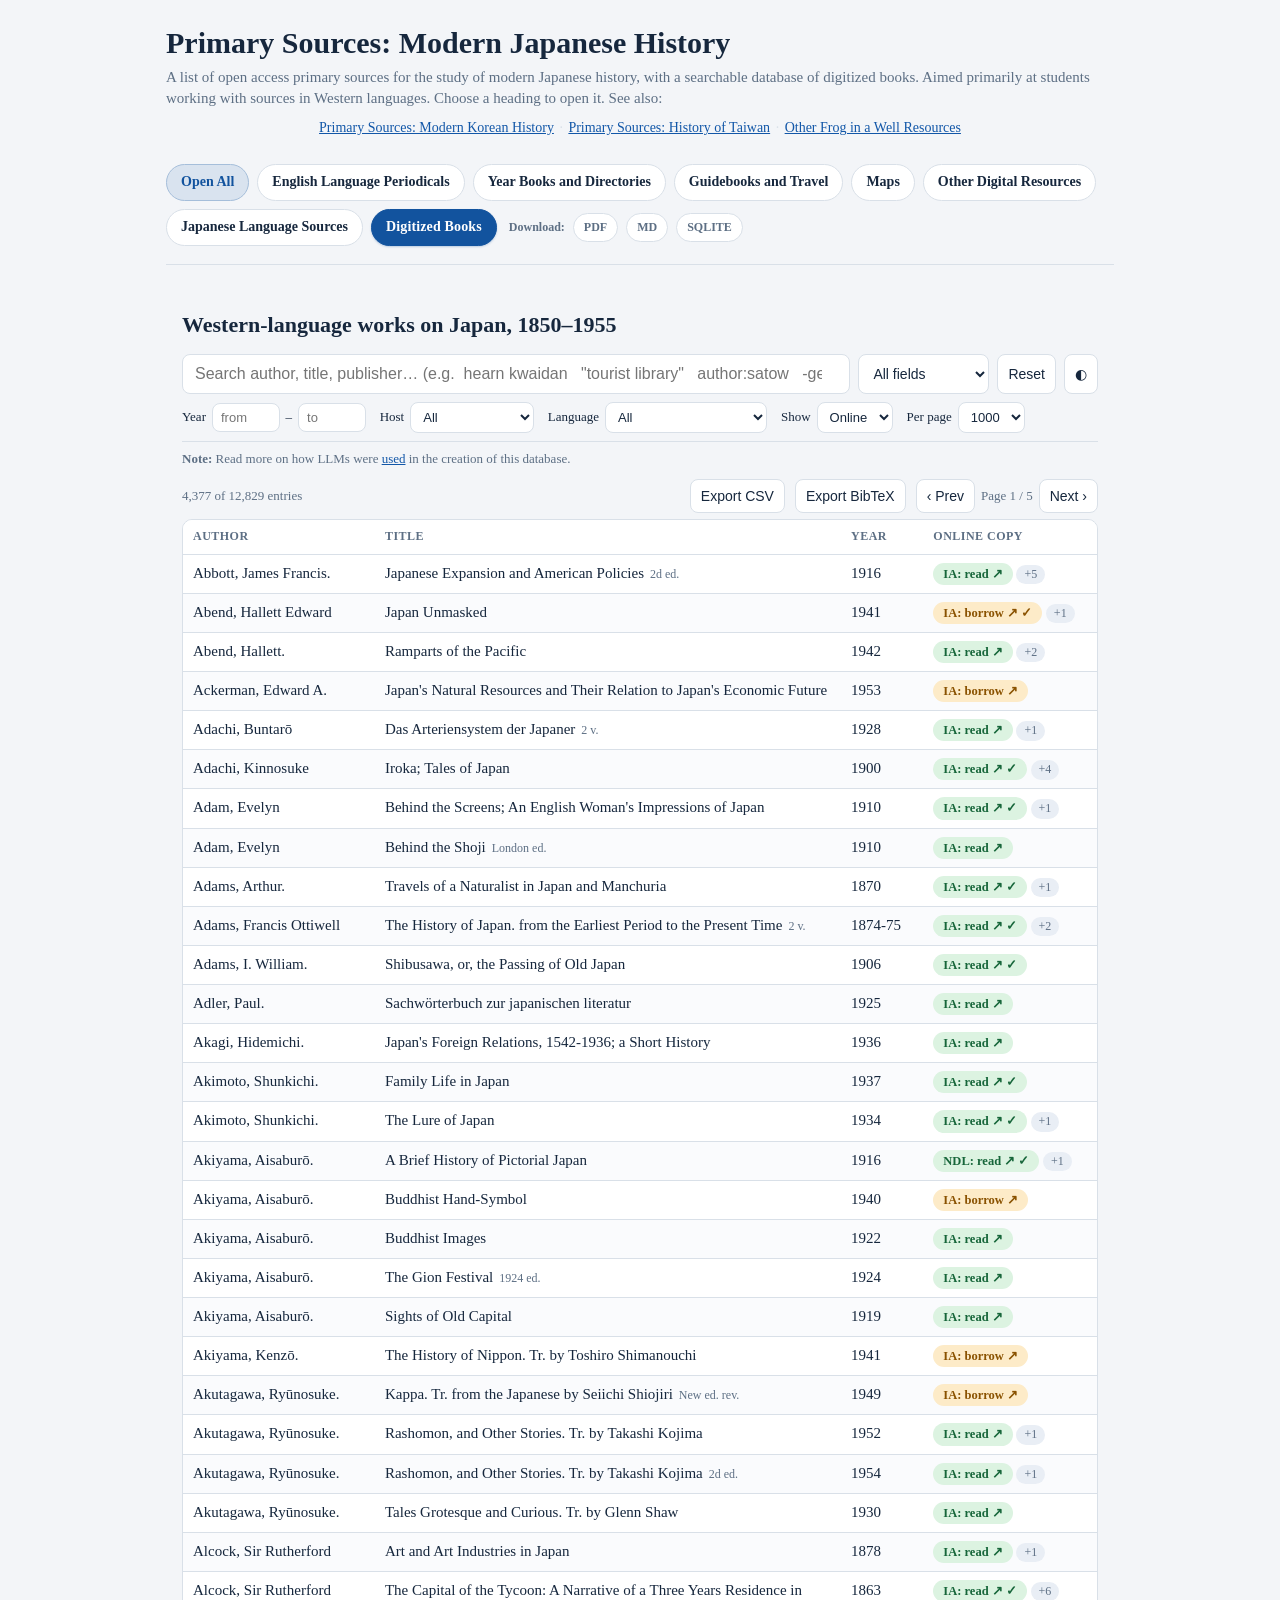
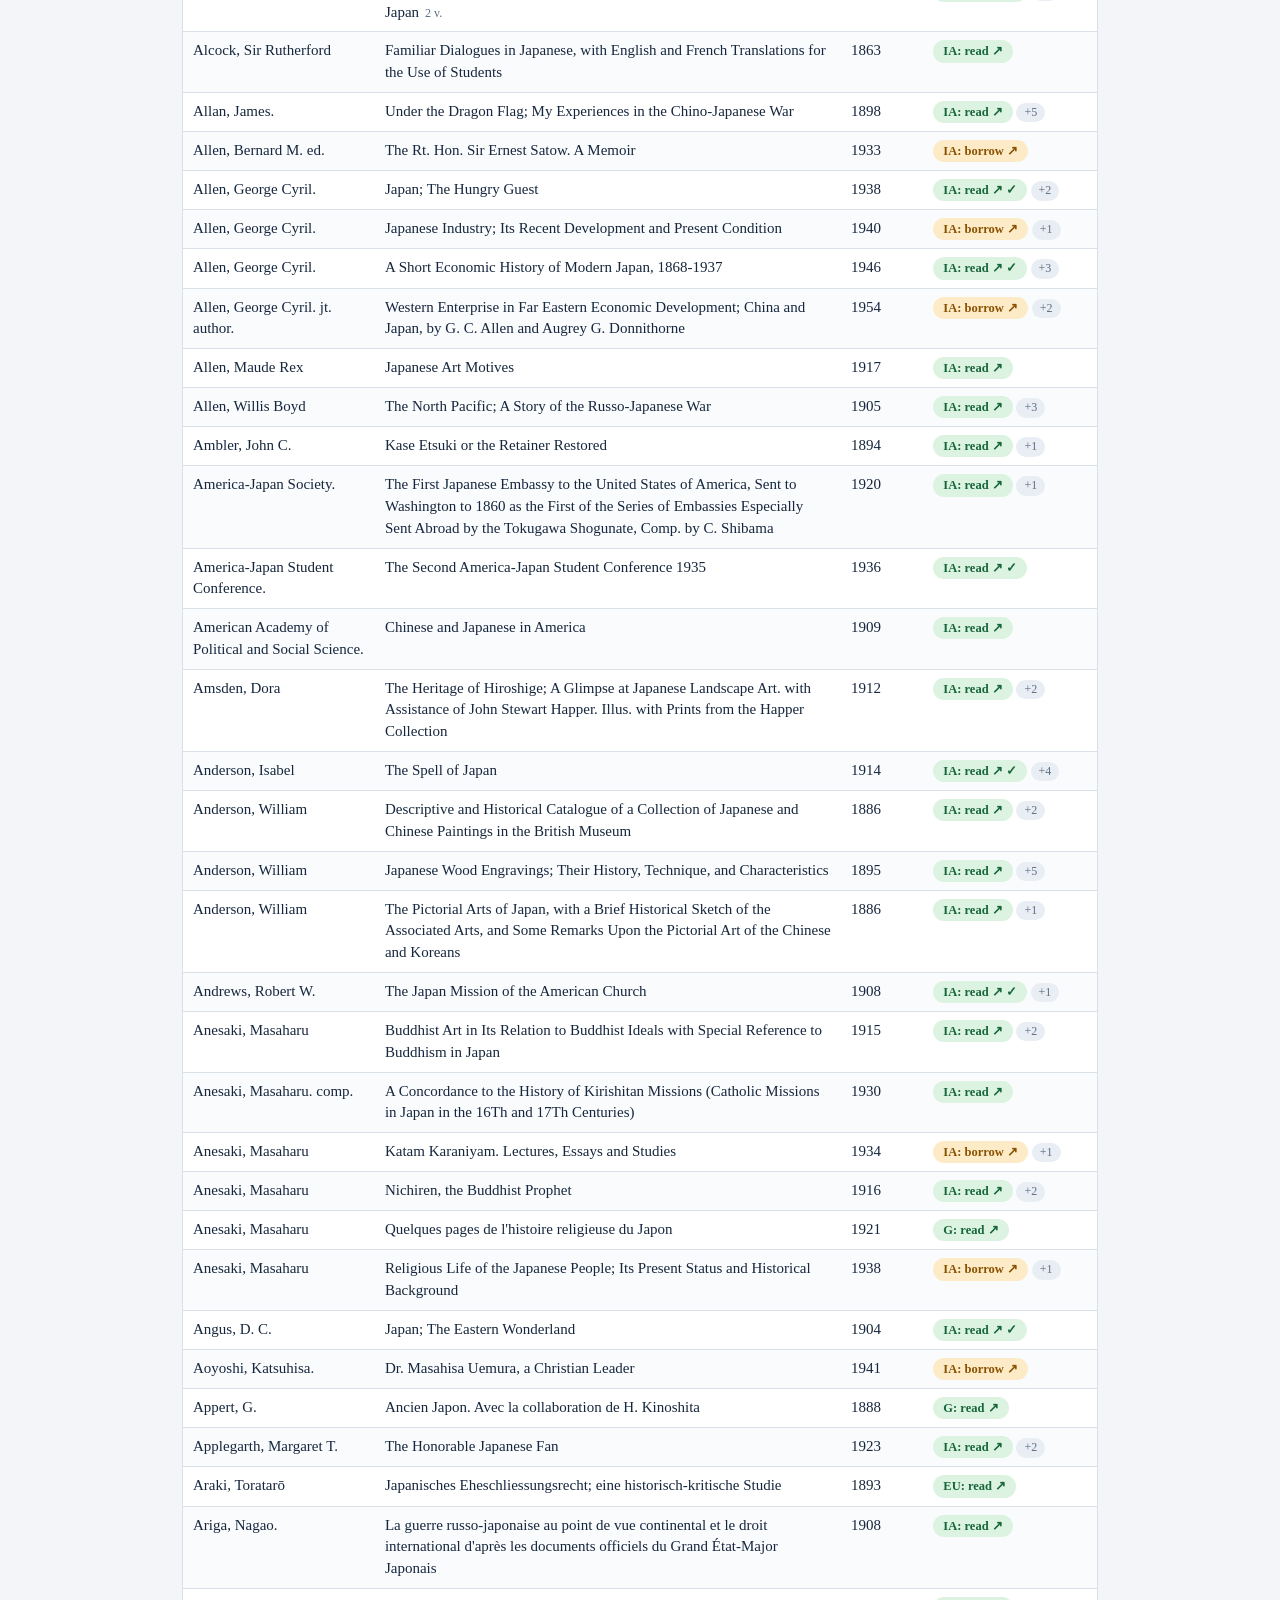
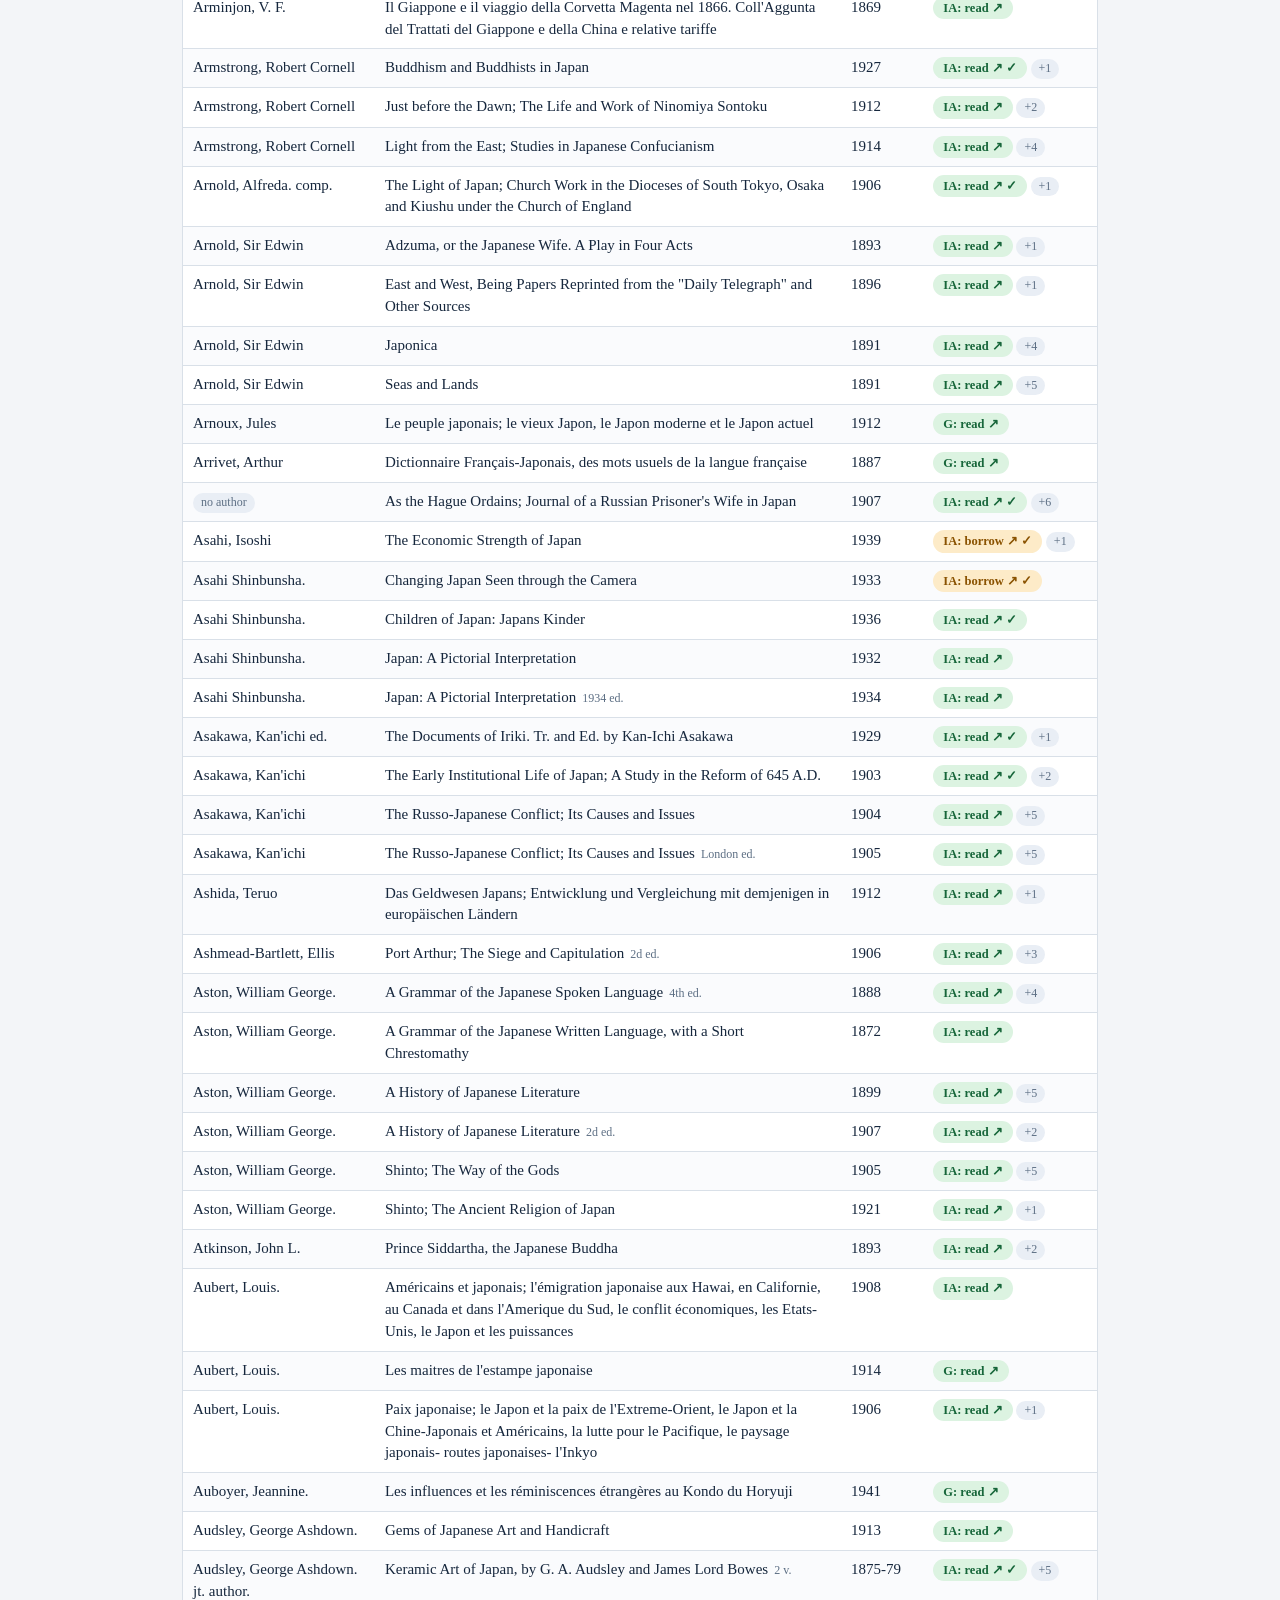
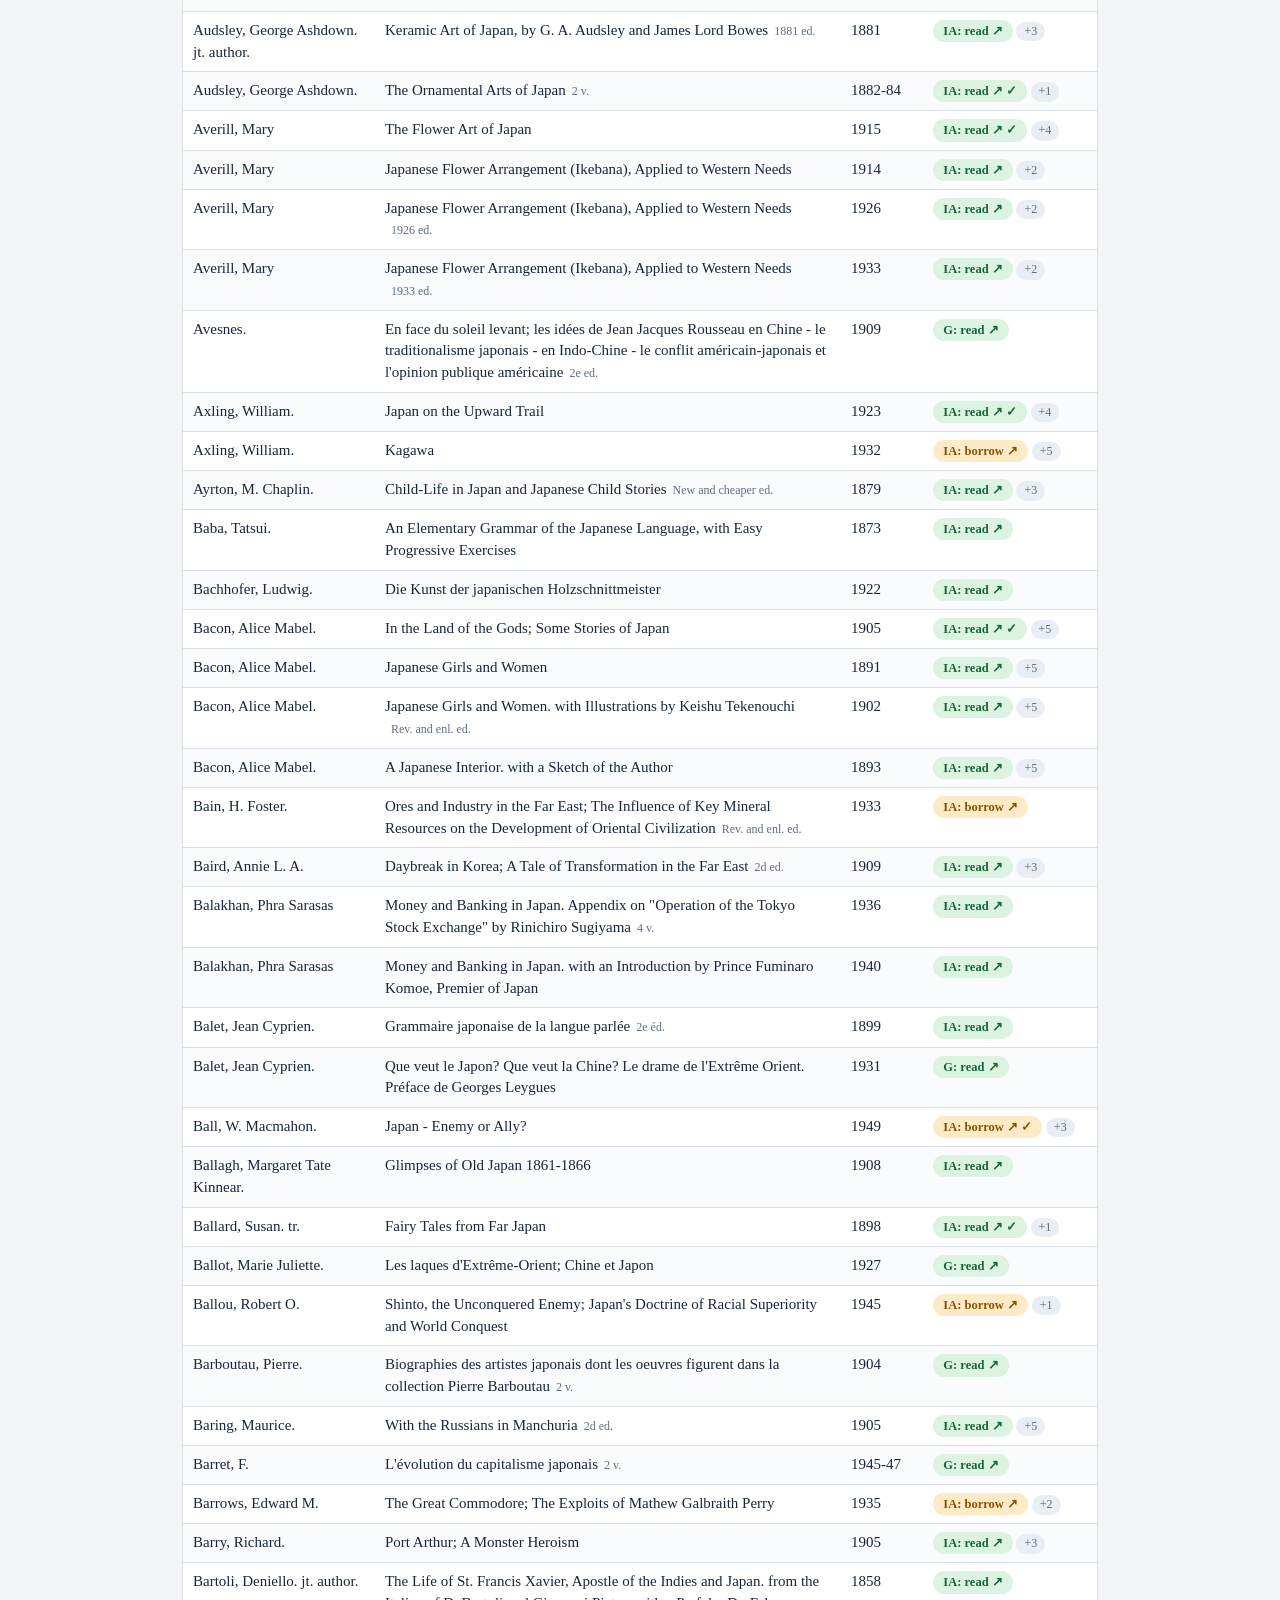
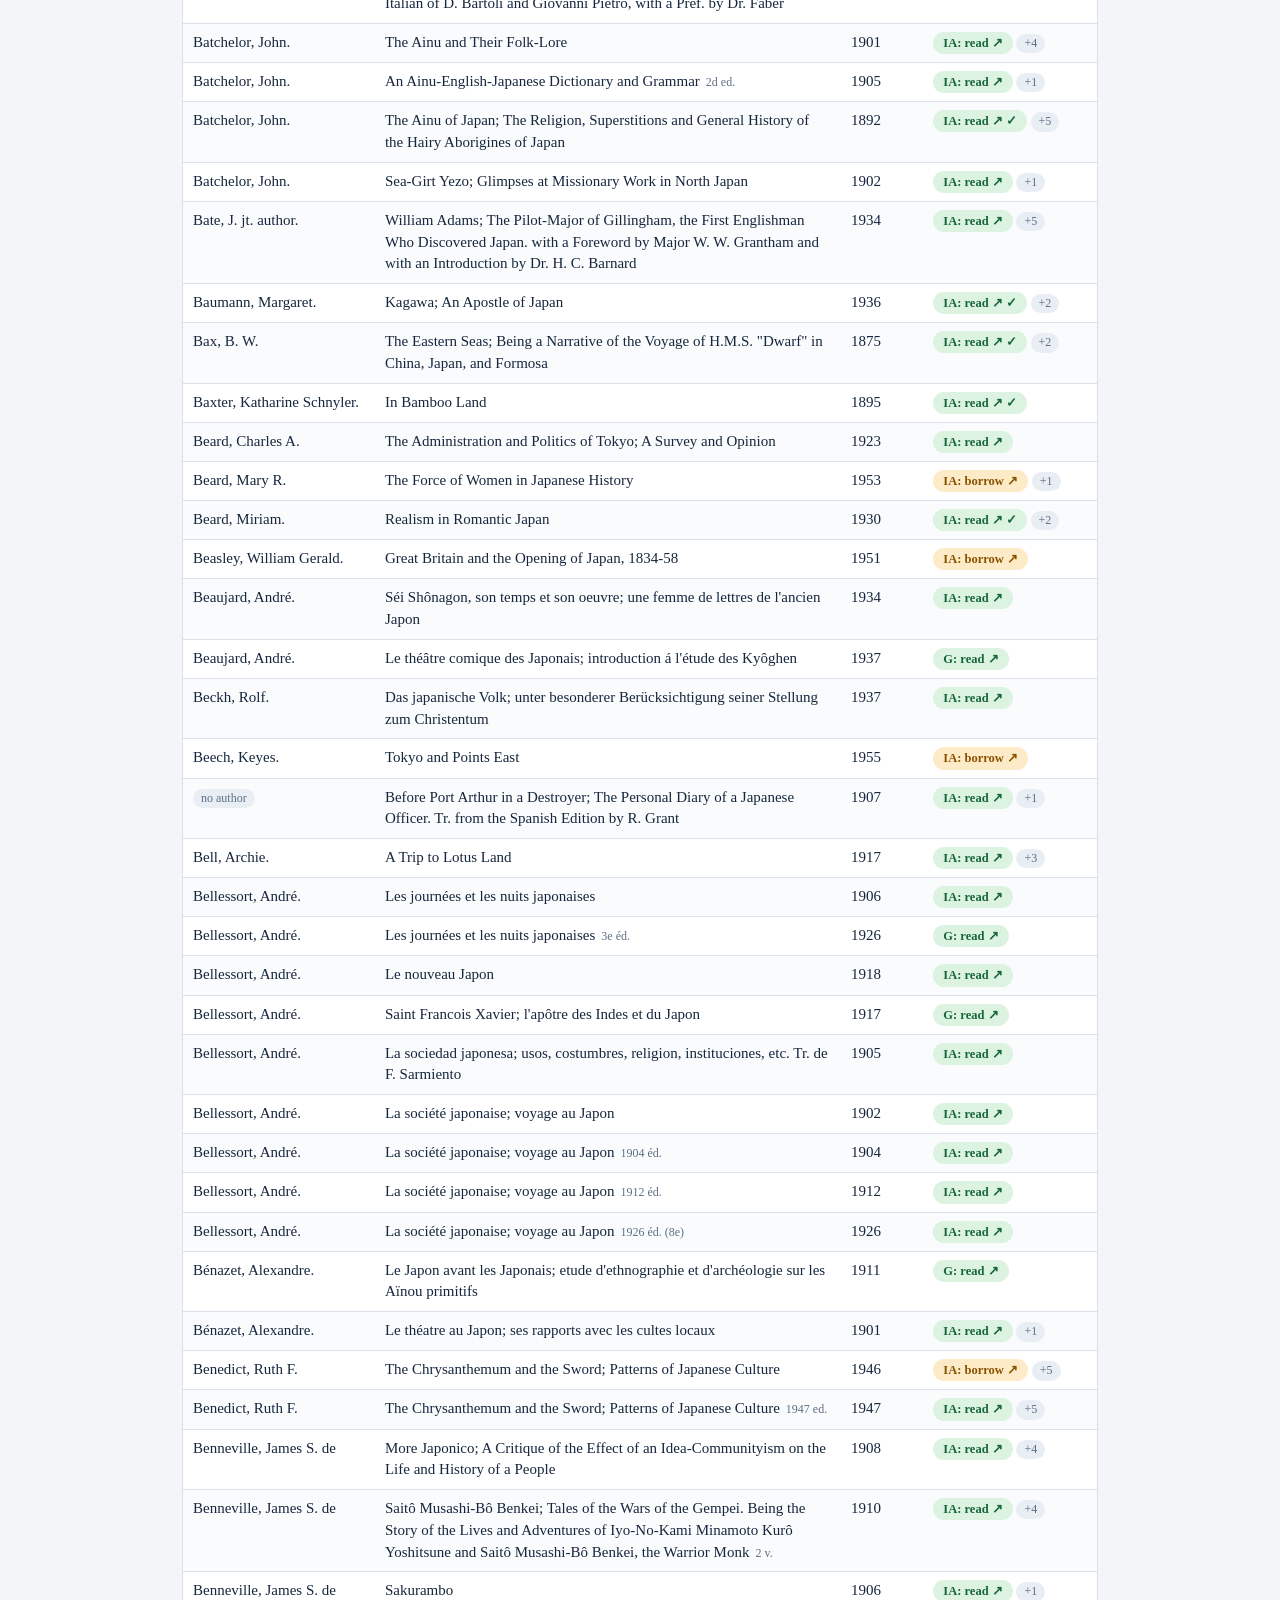
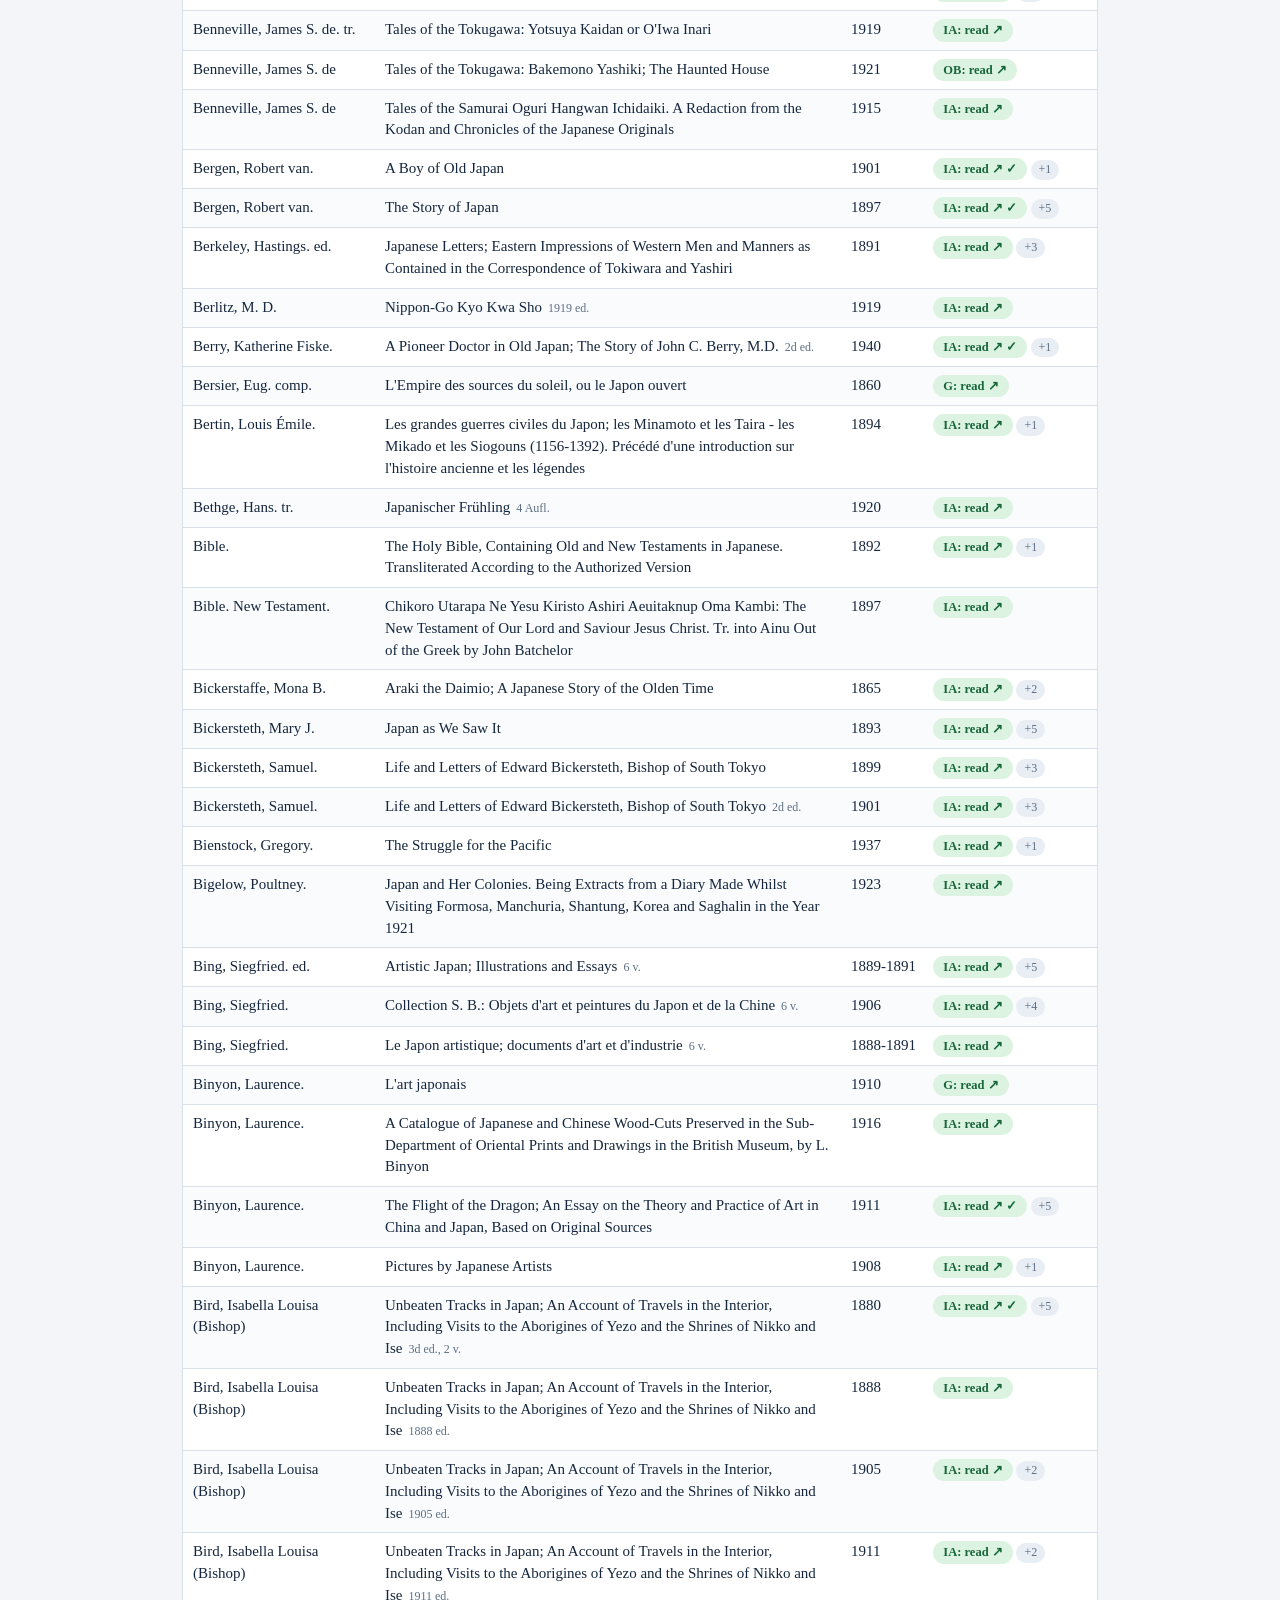
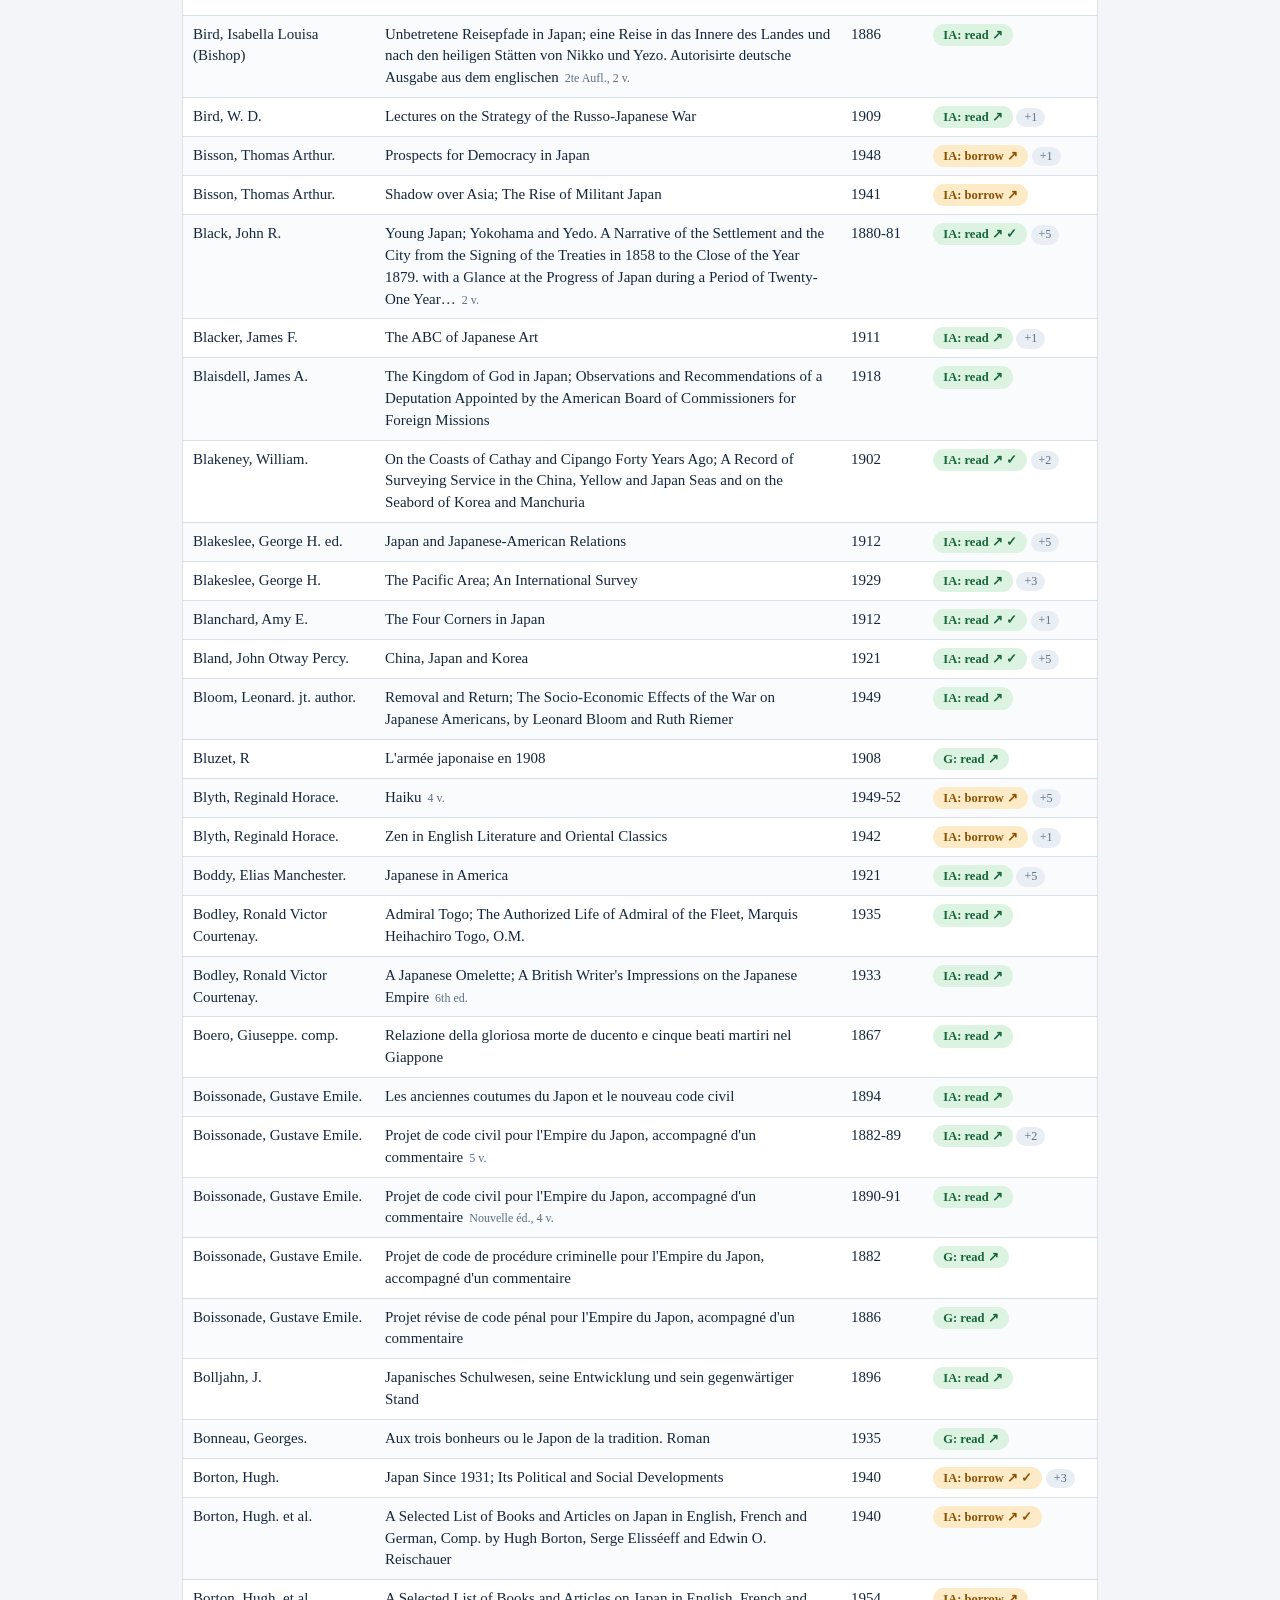
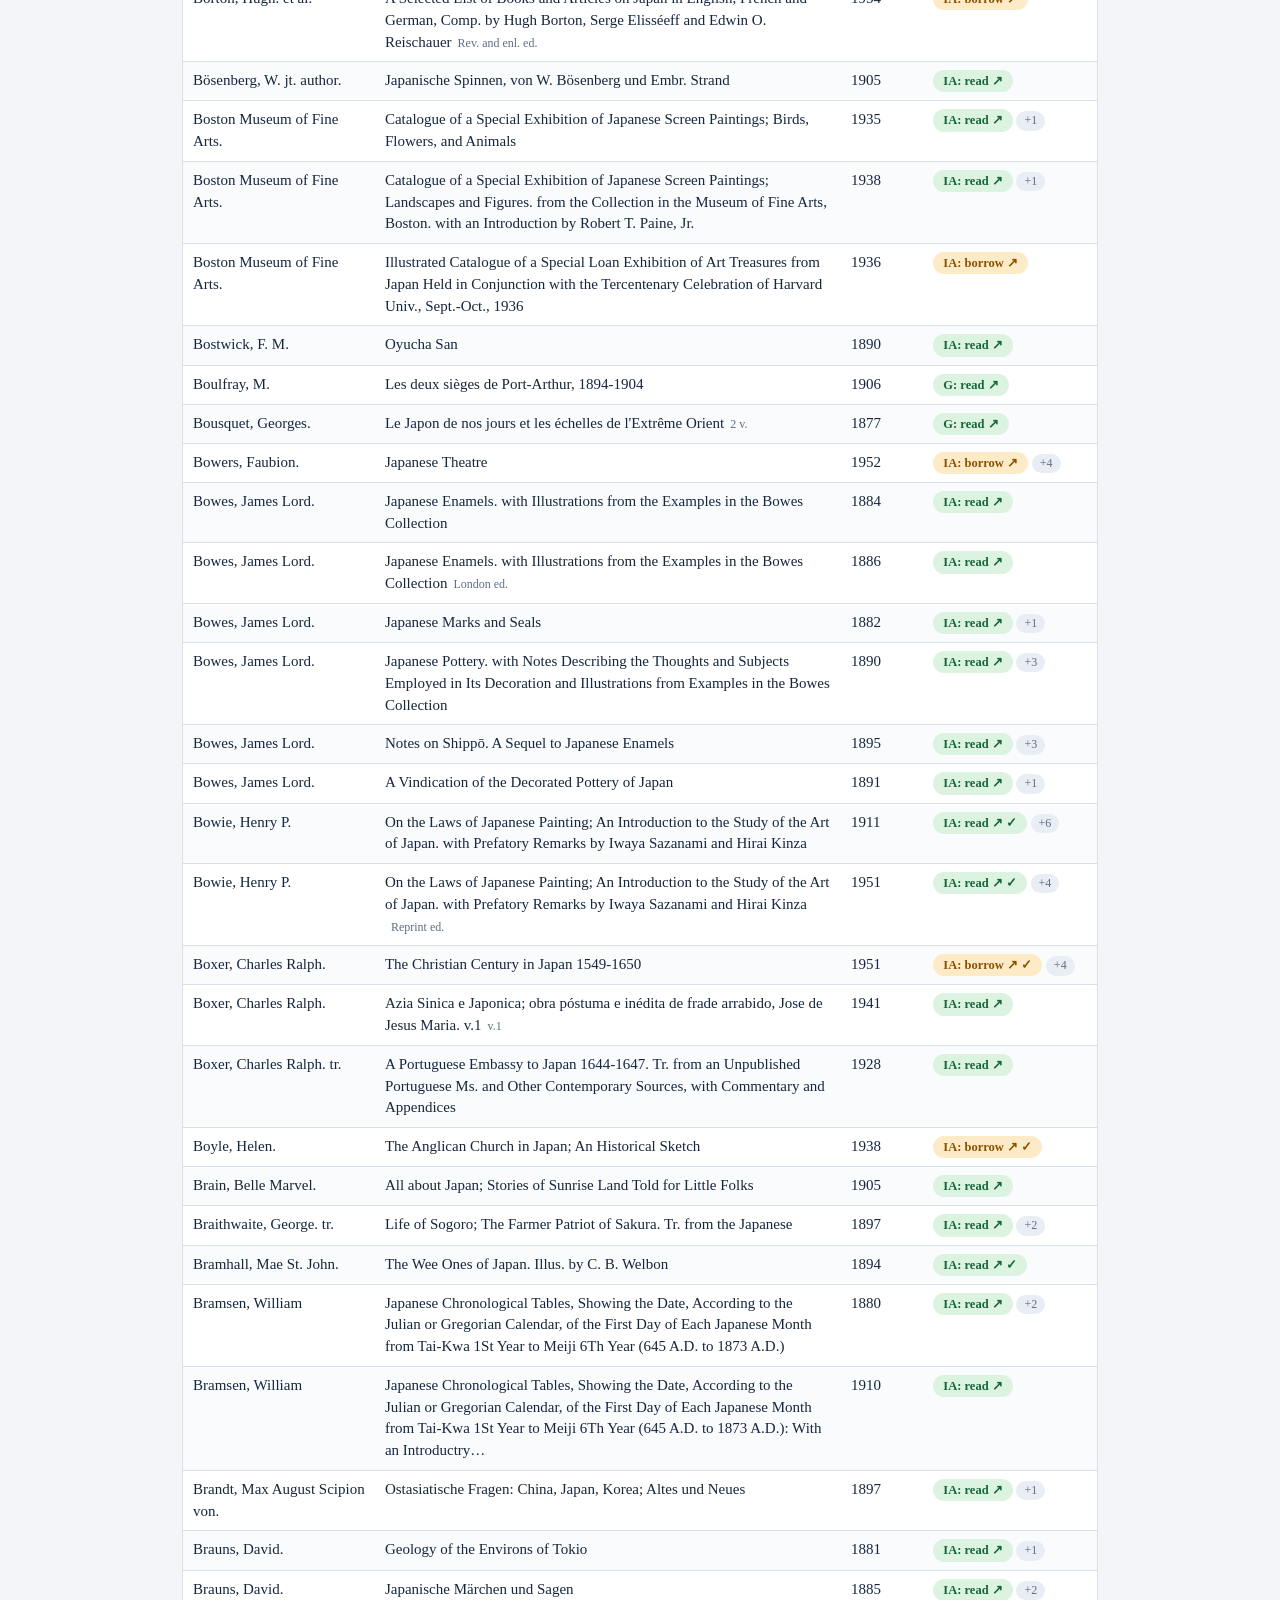
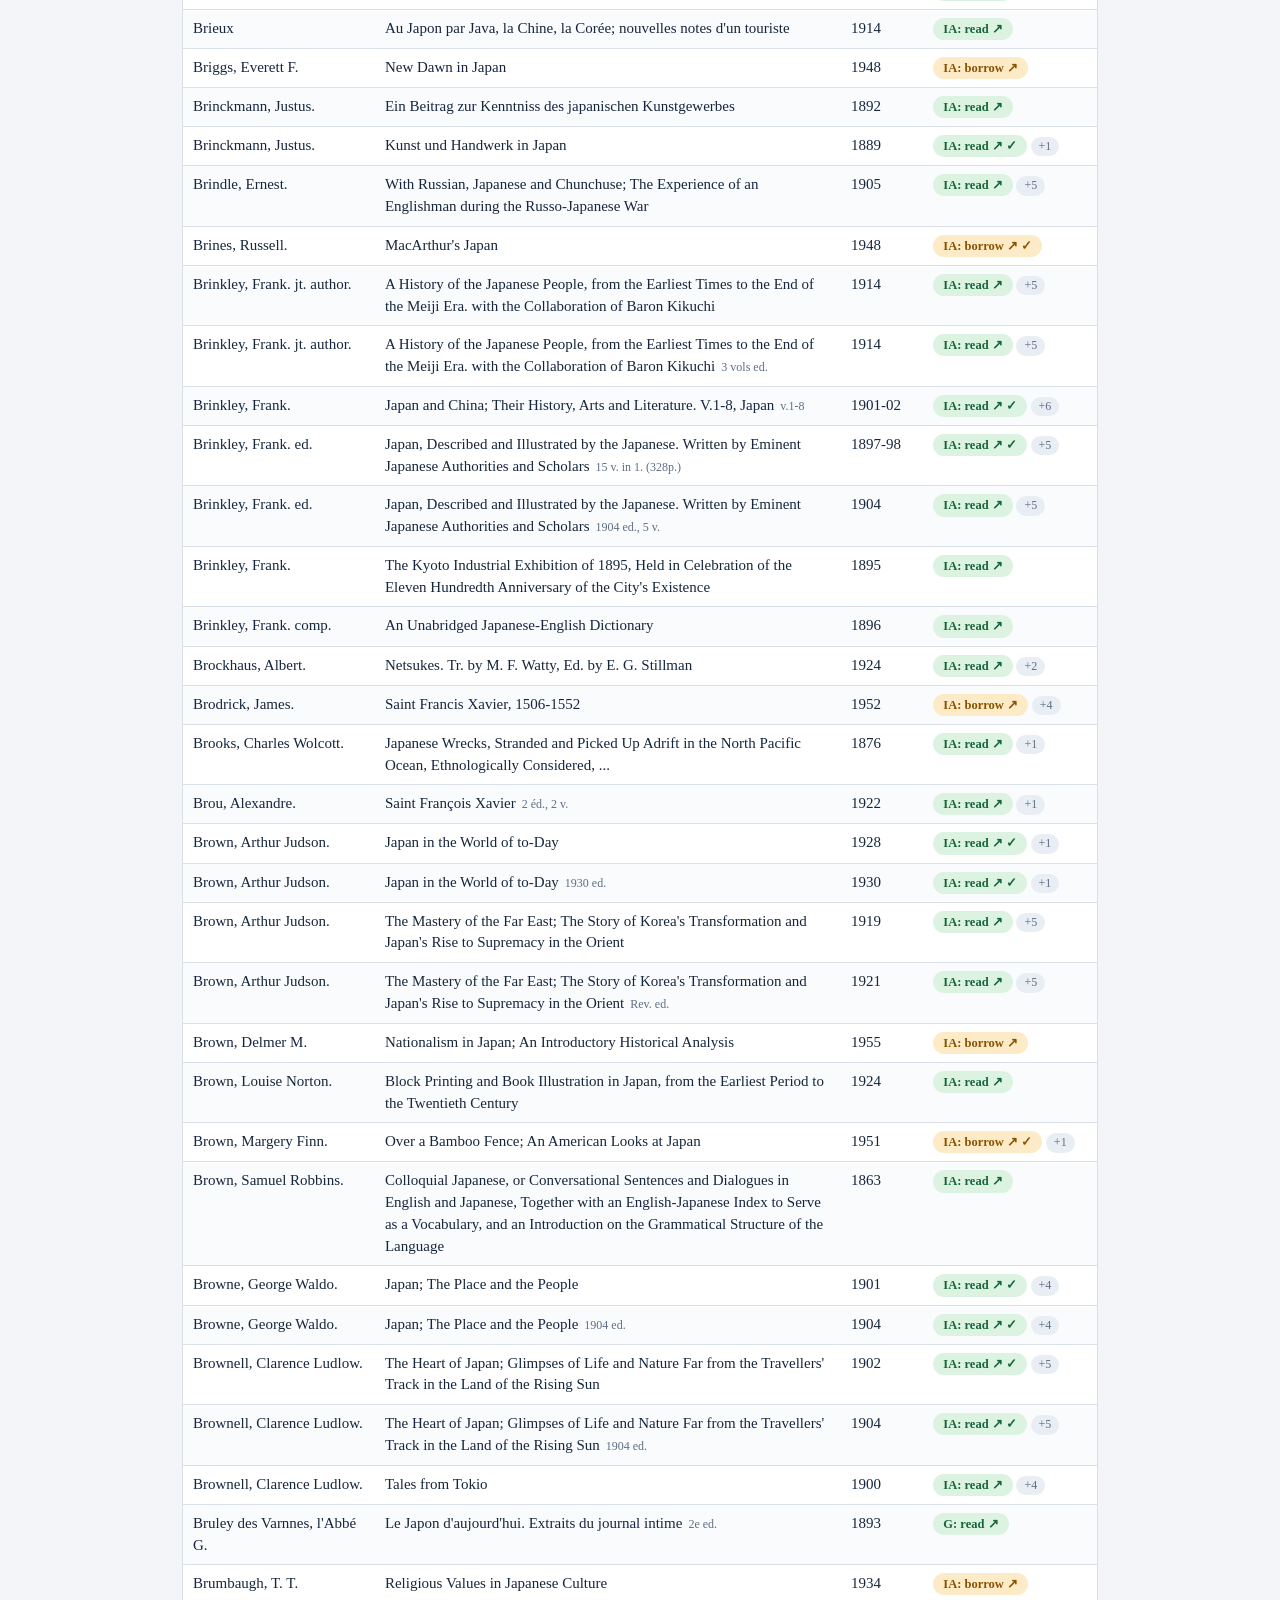
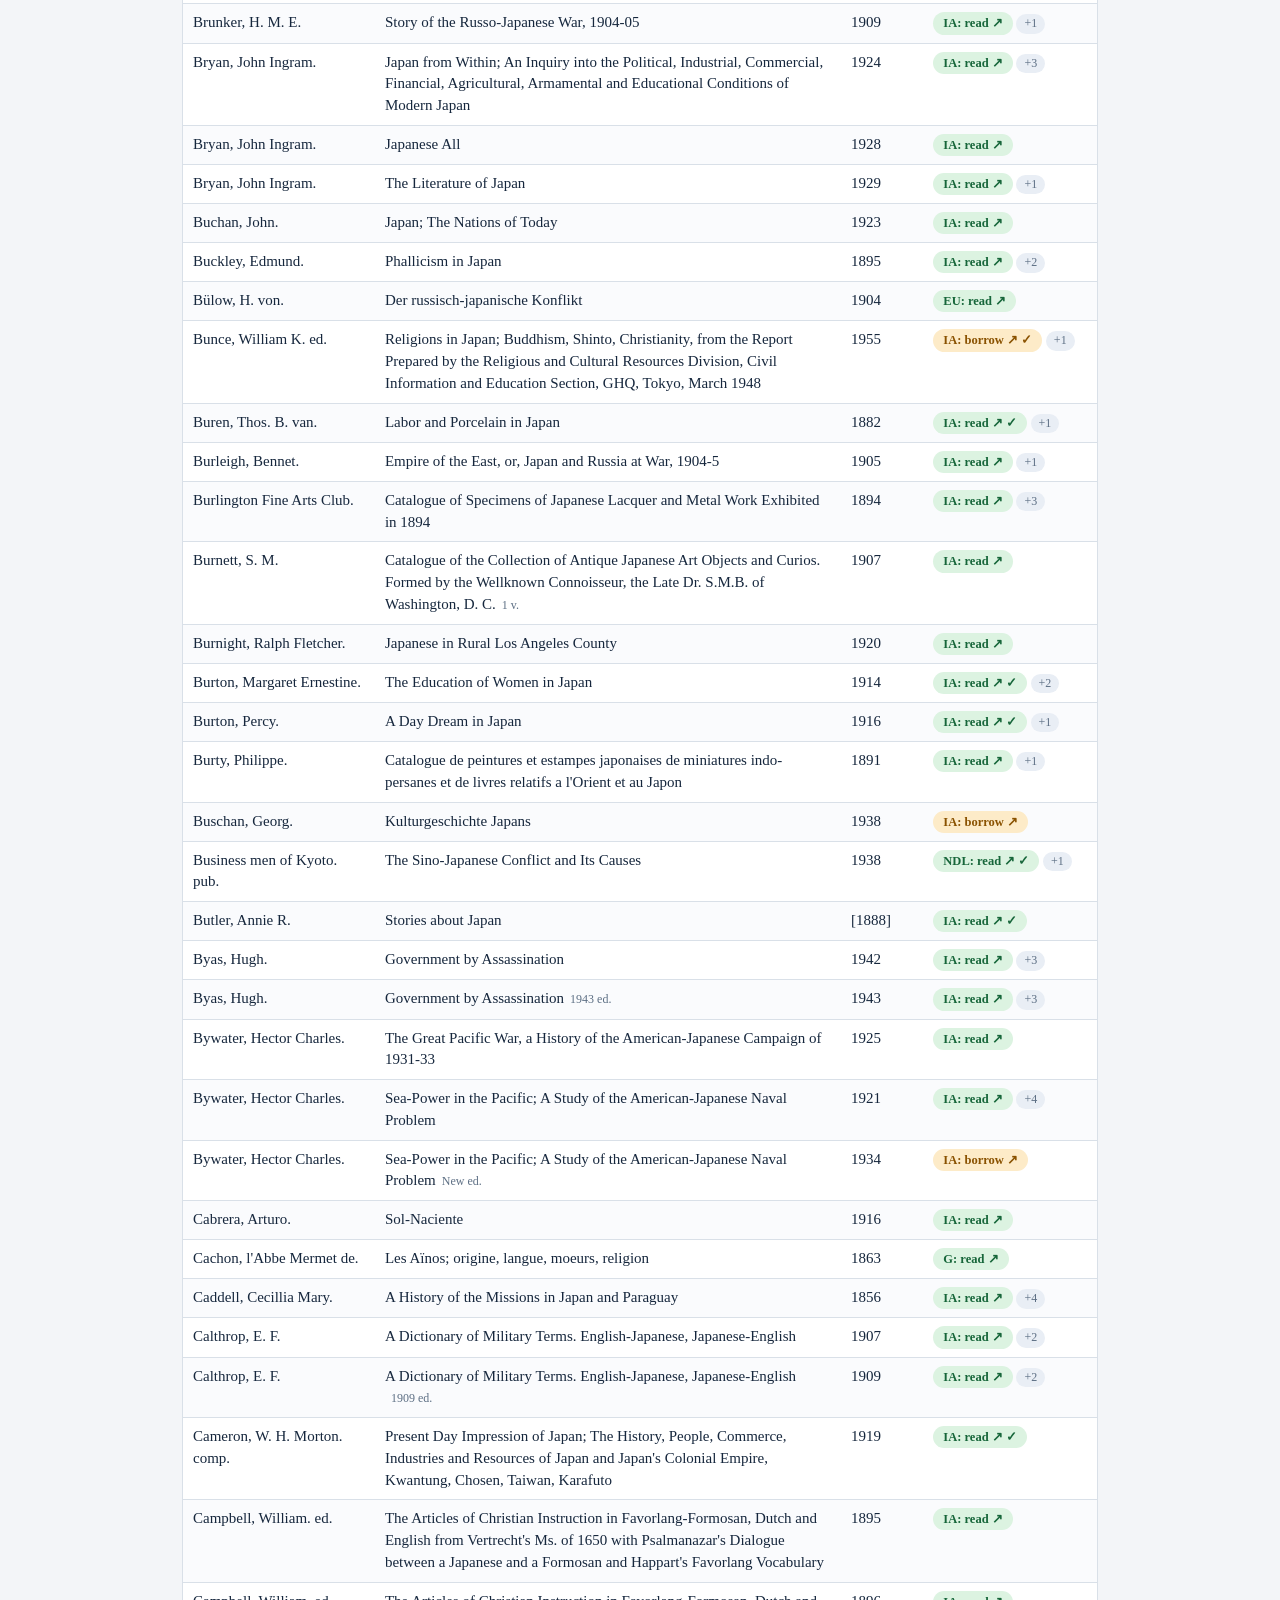
<file: index.html>
<!doctype html>
<html lang="en">
<head>
<meta charset="utf-8">
<meta name="viewport" content="width=device-width, initial-scale=1">
<title>Primary Sources: Modern Japanese History</title>
<meta name="description" content="A searchable database of Western-language books on Japan published 1850-1955, drawn from printed bibliographies, library catalogues and my own reading, with links to copies online.">
<style>
:root{
  --bg:#f3f5f8;--panel:#fff;--ink:#16273d;--muted:#5d6f84;--line:#d9e0e8;--accent:#12539e;--accent-ink:#fff;
  --hit:#cfe3ff;--chip:#e9eef5;--link:#1257a8;--row:#fafbfd;
  --open-bg:#dcf3e1;--open-ink:#17663a;--borrow-bg:#fdebc8;--borrow-ink:#8a5200;
  --warn-bg:#fdeaea;--warn-ink:#8d1d1d;--warn-line:#f3c2c2;
}
@media (prefers-color-scheme: dark){:root:not([data-theme="light"]){
  --bg:#0f1621;--panel:#16202c;--ink:#e6edf5;--muted:#9ab0c6;--line:#2a3746;--accent:#5aa2ff;--accent-ink:#0f1621;
  --hit:#204a7a;--chip:#1e2a38;--link:#8cc2ff;--row:#131c27;
  --open-bg:#143d25;--open-ink:#8fdcaa;--borrow-bg:#4a3205;--borrow-ink:#f3c56b;
  --warn-bg:#3b1a1a;--warn-ink:#f3b0b0;--warn-line:#5d2a2a;}}
:root[data-theme="dark"]{
  --bg:#0f1621;--panel:#16202c;--ink:#e6edf5;--muted:#9ab0c6;--line:#2a3746;--accent:#5aa2ff;--accent-ink:#0f1621;
  --hit:#204a7a;--chip:#1e2a38;--link:#8cc2ff;--row:#131c27;
  --open-bg:#143d25;--open-ink:#8fdcaa;--borrow-bg:#4a3205;--borrow-ink:#f3c56b;
  --warn-bg:#3b1a1a;--warn-ink:#f3b0b0;--warn-line:#5d2a2a;}
*{box-sizing:border-box}
html,body{margin:0;background:var(--bg);color:var(--ink);font:15px/1.45 -apple-system,BlinkMacSystemFont,"Segoe UI",Roboto,"Helvetica Neue",Arial,sans-serif}
a{color:var(--link)}
header{padding:18px 16px 2px;max-width:1280px;margin:0 auto}
h1{font:600 22px/1.2 Georgia,"Times New Roman",serif;margin:0 0 4px;cursor:pointer;display:inline-block}
h1:hover{color:var(--link)}
h1:focus-visible{outline:2px solid var(--link);outline-offset:3px;border-radius:4px}
.sub{color:var(--muted);font-size:13px}
main{max-width:1280px;margin:0 auto;padding:0 16px 40px}
.controls{position:sticky;top:0;z-index:5;background:var(--bg);padding:10px 0 8px;border-bottom:1px solid var(--line)}
.row1{display:flex;gap:8px;flex-wrap:wrap}
#q{flex:1 1 320px;min-width:0;padding:10px 12px;border:1px solid var(--line);border-radius:8px;background:var(--panel);color:var(--ink);font-size:16px}
select,input[type=number],button{padding:8px 10px;border:1px solid var(--line);border-radius:8px;background:var(--panel);color:var(--ink);font-size:14px}
button{cursor:pointer}
button.primary{background:var(--accent);color:var(--accent-ink);border-color:var(--accent)}
.row2{display:flex;gap:10px 14px;flex-wrap:wrap;align-items:center;margin-top:8px;font-size:13px}
.row2 select,.row2 input{font-size:13px;padding:6px 8px}
.row2 #host{max-width:9.5em}
.row2 input[type=number]{width:5.2em;-moz-appearance:textfield;appearance:textfield}
.row2 input[type=number]::-webkit-outer-spin-button,.row2 input[type=number]::-webkit-inner-spin-button{-webkit-appearance:none;margin:0}
.row2 label{display:flex;align-items:center;gap:6px;white-space:nowrap;flex:0 0 auto;max-width:100%}
.row2 label[hidden]{display:none}
.row2 select{min-width:0;max-width:100%}
input[type=number]{width:84px}
.ainote{margin:8px 0 0;font-size:13px;color:var(--muted)}
.loading{margin:10px 0;padding:18px 20px;border:1px solid var(--line);border-radius:10px;background:var(--panel);font-size:15px}
.loading[hidden]{display:none}
.loading .lmsg{display:flex;align-items:center;gap:10px;font-weight:600}
.loading progress{display:block;width:100%;height:10px;margin:12px 0 8px;accent-color:var(--accent)}
.loading .ldetail{font-size:13px;color:var(--muted)}
.loading.err{border-color:var(--warn-line);background:var(--warn-bg);color:var(--warn-ink)}
.loading.err .ldetail{color:inherit}.loading.err .spin,.loading.err progress{display:none}
.loading button{margin-top:10px}
.spin{width:16px;height:16px;border:2px solid var(--line);border-top-color:var(--accent);border-radius:50%;animation:spin .8s linear infinite;flex:none}
.lpill{position:fixed;left:50%;bottom:16px;transform:translateX(-50%);z-index:20;display:flex;align-items:center;gap:8px;padding:10px 16px;border-radius:999px;border:1px solid var(--line);background:var(--panel);color:var(--ink);font-size:14px;box-shadow:0 4px 16px rgba(0,0,0,.18);max-width:calc(100% - 32px);white-space:nowrap}
.lpill[hidden]{display:none}
.lpill.err{background:var(--warn-bg);color:var(--warn-ink);border-color:var(--warn-line)}.lpill.err .spin{display:none}
@keyframes spin{to{transform:rotate(360deg)}}
@media (prefers-reduced-motion:reduce){.spin{animation-duration:2.4s}}
.status{display:flex;justify-content:space-between;gap:8px;flex-wrap:wrap;align-items:center;margin:10px 0 6px;color:var(--muted);font-size:13px}
.pager{display:flex;gap:6px;align-items:center}
.tablewrap{overflow-x:auto;border:1px solid var(--line);border-radius:10px;background:var(--panel)}
table{border-collapse:collapse;width:100%;min-width:600px;table-layout:fixed}
th,td{padding:8px 10px;text-align:left;vertical-align:top;border-bottom:1px solid var(--line)}
th:last-child,td:last-child{padding-right:18px}   /* room to the right of the pills */
th{position:sticky;top:0;background:var(--panel);font-size:12px;text-transform:uppercase;letter-spacing:.04em;color:var(--muted);cursor:pointer;user-select:none;white-space:nowrap}
th .arrow{opacity:.9;margin-left:4px}
tbody tr{cursor:pointer}
tbody tr:nth-child(even){background:var(--row)}
tbody tr:hover{outline:2px solid var(--accent);outline-offset:-2px}
td.au,td.title,td.year{font-family:Georgia,"Times New Roman",serif}
td,th{overflow-wrap:anywhere}
.edvol{font-size:12px;color:var(--muted);margin-left:6px;white-space:nowrap;display:inline-block}
th:nth-child(1){width:21%}th:nth-child(2){width:51%}th:nth-child(3){width:9%}th:nth-child(4){width:19%}
.pager[hidden]{display:none}
td.year,td.ia{white-space:nowrap}
.badge{display:inline-block;border-radius:999px;padding:1px 8px;font-size:12px;font-weight:600;margin-left:6px;white-space:nowrap}
.badge.open{background:var(--open-bg);color:var(--open-ink)}
.badge.borrow{background:var(--borrow-bg);color:var(--borrow-ink)}
.badge.restricted,.badge.unknown{background:var(--chip);color:var(--muted)}
a.pill{display:inline-block;border-radius:999px;padding:2px 10px;font-size:12.5px;font-weight:600;text-decoration:none;white-space:nowrap;background:var(--chip);color:var(--link)}
a.pill.open{background:var(--open-bg);color:var(--open-ink)}
a.pill.borrow{background:var(--borrow-bg);color:var(--borrow-ink)}
a.pill:hover{filter:brightness(.95);text-decoration:underline}
.chip{display:inline-block;background:var(--chip);border-radius:999px;padding:1px 8px;font-size:12px;color:var(--muted);margin-right:4px}
mark{background:var(--hit);color:inherit;border-radius:2px;padding:0 1px}
.ialink{font-size:13px}
.empty{padding:40px;text-align:center;color:var(--muted)}
.warn{margin:12px 0 0;padding:10px 14px;border:1px solid var(--warn-line);background:var(--warn-bg);color:var(--warn-ink);border-radius:999px;font-size:13px}
@media (max-width:640px){.warn{border-radius:12px}}
dialog{border:1px solid var(--line);border-radius:12px;background:var(--panel);color:var(--ink);max-width:760px;width:calc(100% - 32px);padding:0}
dialog::backdrop{background:rgba(0,0,0,.45)}
/* Header and footer stay put and only the entry scrolls, so the close button is always in reach */
dialog[open]{display:flex;flex-direction:column;max-height:calc(100vh - 32px);max-height:calc(100dvh - 32px)}
.dhead{display:flex;justify-content:space-between;gap:12px;padding:16px 18px 8px;flex:none;border-bottom:1px solid var(--line)}
.dhead button{align-self:flex-start}
#dclose{flex:none;min-width:44px;min-height:44px;font-size:20px;line-height:1;padding:0}
.dhead h2{font:600 19px/1.3 Georgia,serif;margin:0}
.dbody{padding:0 18px 18px;overflow-y:auto;flex:1 1 auto;min-height:0;overscroll-behavior:contain}
.dbody dl{display:grid;grid-template-columns:110px 1fr;gap:6px 12px;margin:8px 0 0}
.dbody dt{color:var(--muted);font-size:13px}
.dbody dd{margin:0;overflow-wrap:anywhere}
.dfoot{display:flex;gap:8px;flex-wrap:wrap;padding:12px 18px;border-top:1px solid var(--line);flex:none}
.help{font-size:13px;color:var(--muted);margin-top:6px}
code{background:var(--chip);padding:0 4px;border-radius:4px}
footer{max-width:1280px;margin:0 auto;padding:0 16px 30px;color:var(--muted);font-size:13px}
footer p{margin:0 0 8px}
footer ul.bib{margin:0 0 8px;padding-left:20px}
footer ul.bib li{margin-bottom:4px}
.status .right{display:flex;gap:10px;align-items:center;flex-wrap:wrap}
@media (max-width:640px){.dbody dl{grid-template-columns:1fr}.dbody dt{margin-top:6px}
  dialog{width:calc(100% - 16px)}dialog[open]{max-height:calc(100vh - 16px);max-height:calc(100dvh - 16px)}
  .dhead{padding:10px 10px 8px 14px}.dhead h2{font-size:17px}.dbody{padding:0 14px 14px}
  .dfoot{gap:6px;padding:8px 10px}.dfoot button{font-size:13px;padding:6px 8px}
  table{min-width:0}
  th:nth-child(1){width:26%}th:nth-child(2){width:auto}th:nth-child(3){width:14%}td.ia .chip{display:none}
  #q{flex-basis:100%}.row1 select{flex:1 1 auto;min-width:0}.row2 label{flex-wrap:wrap}.controls{position:static}}
/* The landing page around the search: serif, quiet, and readable at any width.
   app.css is loaded first and keeps its own sans-serif face for the search itself. */
:root { --serif: Georgia, "Iowan Old Style", "Times New Roman", serif; }

body.page { font-family: var(--serif); }
.wrap { max-width: 980px; margin: 0 auto; padding: 0 16px; }

header.site { padding: 26px 0 6px; }
header.site h1 { font: 700 30px/1.15 var(--serif); margin: 0 0 6px; cursor: default; display: block; }
header.site h1:hover { color: inherit; }
header.site p.lede { margin: 0 0 8px; color: var(--muted); font-size: 15px; }
header.site p.also { margin: 2px 0 14px; font-size: 14px; text-align: center; }
header.site p.also a { color: var(--link); }
header.site p.also .sep { color: var(--line); padding: 0 2px; }

/* the row of buttons: one per section of the page, the last one for the search */
/* all the buttons wrap together, the search button last in the row */
nav.jumps { padding: 6px 0 18px; border-bottom: 1px solid var(--line); }
nav.jumps .sections { display: flex; flex-wrap: wrap; gap: 8px; }
nav.jumps button {
  font: 600 14px/1.2 var(--serif); padding: 9px 14px; border: 1px solid var(--line); border-radius: 999px;
  background: var(--panel); color: var(--ink); cursor: pointer;
}
nav.jumps button:hover { border-color: var(--link); color: var(--link); }
/* an open section: a light blue fill, so it reads as pressed without competing with the search button */
nav.jumps button[aria-expanded="true"] { background: var(--hit); border-color: var(--link); color: var(--link); }
/* open or close every section at once: the same blue as the search button, much lighter, and it
   follows the theme because it is mixed from the accent colour rather than written out */
nav.jumps button.openall {
  background: color-mix(in srgb, var(--accent) 16%, var(--panel));
  border-color: color-mix(in srgb, var(--accent) 38%, var(--panel));
  color: var(--accent); font-weight: 700;
}
nav.jumps button.openall:hover {
  background: color-mix(in srgb, var(--accent) 26%, var(--panel));
  border-color: var(--accent); color: var(--accent);
}

/* the way into the search: the one solid, bolder button on the page */
nav.jumps button.search {
  background: var(--accent); border-color: var(--accent); color: var(--accent-ink);
  font-weight: 700; letter-spacing: .01em; box-shadow: 0 1px 2px rgba(18, 83, 158, .25);
}
nav.jumps button.search:hover { filter: brightness(1.08); color: var(--accent-ink); border-color: var(--accent); }
/* the whole list to take away: small, quiet, beside the way into the search */
nav.jumps .dl-label { align-self: center; font: 600 12px/1.2 var(--serif); color: var(--muted); margin-left: 4px; }
nav.jumps a.dl {
  align-self: center; font: 600 12px/1.2 var(--serif); padding: 6px 10px; border-radius: 999px;
  border: 1px solid var(--line); background: var(--panel); color: var(--muted); text-decoration: none;
}
nav.jumps a.dl:hover { border-color: var(--accent); color: var(--accent); }

/* a section of the list: hidden until its button is pressed */
section.md { padding: 6px 0 4px; border-bottom: 1px solid var(--line); }
section.md > h2 {
  font: 700 22px/1.25 var(--serif); margin: 18px 0 10px; cursor: pointer; display: flex; align-items: baseline; gap: 10px;
}
section.md > h2:hover { color: var(--link); }
section.md > h2::after { content: "▲"; font-size: 11px; color: var(--muted); }
section.md .body { font-size: 16px; line-height: 1.55; padding-bottom: 14px; }
section.md .body ul { margin: 8px 0; padding-left: 22px; }
section.md .body li { margin: 4px 0; }
section.md .body li ul { margin: 2px 0; }
section.md .body a { color: var(--link); }
/* a bullet marked <!--pills--> and ending in a colon turns its indented list into a row of small bubbles */
section.md .body ul.pills { display: flex; flex-wrap: wrap; gap: 6px 10px; list-style: none; padding-left: 0; margin: 6px 0 12px; }
section.md .body ul.pills li { margin: 0; display: inline-flex; align-items: baseline; gap: 6px; max-width: 100%; }
section.md .body a.pill-link {
  display: inline-block; padding: 3px 11px; border-radius: 999px; text-decoration: none;
  font: 600 13.5px/1.4 var(--serif); color: var(--accent);
  background: color-mix(in srgb, var(--accent) 12%, var(--panel));
  border: 1px solid color-mix(in srgb, var(--accent) 32%, var(--panel));
}
section.md .body a.pill-link:hover { background: color-mix(in srgb, var(--accent) 24%, var(--panel)); border-color: var(--accent); }
section.md .body .pill-note { font-size: 12.5px; color: var(--muted); }
/* a bubble inside an ordinary list: no bullet, and whatever is indented under it sits just below */
section.md .body li.pill-own { list-style: none; }
section.md .body li.pill-own > ul.pills { margin: 4px 0 2px; }
section.md .body p { margin: 10px 0; }
section.md .body em { font-style: italic; }

/* the search engine, always on the page */
section#search { padding-top: 10px; }
section#search h2#home { font: 700 22px/1.25 var(--serif); margin: 18px 0 4px; }

/* back to the top: out of the way until the page has been scrolled */
button.totop {
  position: fixed; right: 18px; bottom: 18px; z-index: 6;
  width: 42px; height: 42px; border-radius: 50%; cursor: pointer;
  border: 1px solid var(--accent); background: var(--accent); color: var(--accent-ink);
  font: 600 18px/1 var(--serif); box-shadow: 0 2px 8px rgba(18, 83, 158, .3);
}
button.totop:hover { filter: brightness(1.08); }
button.totop[hidden] { display: none; }
@media (max-width: 640px) { button.totop { right: 12px; bottom: 12px; } }

footer.credit { padding: 14px 0 38px; font-size: 13px; color: var(--muted); border-top: 1px solid var(--line); margin-top: 18px; }
footer.credit p { margin: 10px 0 0; }
footer.credit p.version { font-size: 12.5px; }
footer.credit a { color: var(--link); }
footer.site { padding: 18px 0 40px; font-size: 14px; color: var(--muted); }
footer.site a { color: var(--link); }
footer.site ul { padding-left: 20px; }

@media (max-width: 640px) {
  header.site h1 { font-size: 24px; }
}
</style>
</head>
<body class="page">
<div class="wrap">
  <header class="site">
    <h1>Primary Sources: Modern Japanese History</h1>
    <p class="lede">A list of open access primary sources for the study of modern Japanese history, with a
      searchable database of digitized books. Aimed primarily at students working with sources in Western
      languages. Choose a heading to open it. See also:</p>
    <p class="also"><a href="https://www.froginawell.net/frog/sources/primary-sources-modern-korean-history/" target="_blank" rel="noopener">Primary Sources: Modern Korean History</a> <span class="sep">·</span> <a href="https://www.froginawell.net/frog/sources/primary-sources-history-of-taiwan/" target="_blank" rel="noopener">Primary Sources: History of Taiwan</a> <span class="sep">·</span> <a href="https://froginawell.net/frog/sources/" target="_blank" rel="noopener">Other Frog in a Well Resources</a></p>
  </header>
  <nav class="jumps">
    <div class="sections">
      <button type="button" class="jump openall" data-target="all" aria-expanded="false">Open All</button>
      <button type="button" class="jump" data-target="s-english-language-periodicals" aria-expanded="false">English Language Periodicals</button>
      <button type="button" class="jump" data-target="s-year-books-and-directories" aria-expanded="false">Year Books and Directories</button>
      <button type="button" class="jump" data-target="s-guidebooks-and-travel" aria-expanded="false">Guidebooks and Travel</button>
      <button type="button" class="jump" data-target="s-maps" aria-expanded="false">Maps</button>
      <button type="button" class="jump" data-target="s-other-digital-resources" aria-expanded="false">Other Digital Resources</button>
      <button type="button" class="jump" data-target="s-japanese-language-sources" aria-expanded="false">Japanese Language Sources</button>
      <button type="button" class="jump search" data-target="search">Digitized Books</button>
      <span class="dl-label">Download:</span>
      <a class="jump dl" href="downloads/japan-bib.pdf" download title="The whole list as a PDF, alphabetical by author">PDF</a>
      <a class="jump dl" href="downloads/japan-bib.md" download title="The whole list as Markdown, alphabetical by author">MD</a>
      <a class="jump dl" href="list.sqlite" download title="The database itself, as SQLite (table books)">SQLITE</a>
    </div>
  </nav>
  <section class="md" id="s-english-language-periodicals" hidden>
    <h2 tabindex="0" role="button" title="Hide this section">English Language Periodicals</h2>
    <div class="body">
<ul>
<li>Frog in a Well Table of Contents Resource Pages:
<ul class="pills">
<li><a class="pill-link" href="https://froginawell.net/indexes/japan-magazine/" target="_blank" rel="noopener">Japan Magazine 1910-1931</a></li>
<li><a class="pill-link" href="https://froginawell.net/tokyo-gazette/" target="_blank" rel="noopener">Tokyo Gazette 1937-42</a></li>
<li><a class="pill-link" href="https://froginawell.net/frog/sources/primary-source-nuggets/contemporary-japan/" target="_blank" rel="noopener">Contemporary Japan 1941-5</a></li>
<li><a class="pill-link" href="https://froginawell.net/azad-hind/" target="_blank" rel="noopener">Azad Hind 1944-5</a><span class="pill-note">Wartime pro-Japanese Indian National Army newspaper</span></li>
<li><a class="pill-link" href="https://froginawell.net/reference/empire-chronicle/" target="_blank" rel="noopener">Chronicles of Japanese Empire</a><span class="pill-note">Event timelines from historical periodicals.</span></li>
</ul>
</li>
<li><a href="https://archive.org/search.php?query=title%3A%28The+Japan+Weekly+Mail%29+AND+creator%3A%28The+Japan+Weekly+Mail%29&amp;sort=date" target="_blank" rel="noopener">Japan Weekly Mail 1870-1900</a></li>
<li><em>Japan Gazette</em> <a href="https://archive.org/details/japan-gazette-1873sept" target="_blank" rel="noopener">1873.9 - 1874.10</a>, <a href="https://archive.org/details/japan-gazette-1877" target="_blank" rel="noopener">1877</a>, <a href="https://archive.org/details/bub_gb_WSopAAAAYAAJ" target="_blank" rel="noopener">1880</a> | <a href="https://archive.org/details/japan-gazette-1880v25" target="_blank" rel="noopener">1880.1-6</a> | <a href="https://archive.org/details/japan-gazette-1881v28" target="_blank" rel="noopener">1880.7-12</a></li>
<li><a href="https://archive.org/details/pub_japan-times" target="_blank" rel="noopener">Japan Times</a> - Only a selection, but lots of issues from 1942-1945 available. Plus: <a href="https://archive.org/details/1878.1-6-Japan-Times" target="_blank" rel="noopener">1878.1-6</a></li>
<li><em>Japan: An Illustrated Magazine of Oriental Travel</em> <a href="https://archive.org/details/japan-illustrated-magazine-1917.10-v6.15" target="_blank" rel="noopener">1917.10 v6.15</a> | <a href="https://archive.org/details/japan-illustrated-magazine-1917.12-v6.17" target="_blank" rel="noopener">1917.12 v6.17</a> | <a href="https://archive.org/details/japan-illustrated-magazine-1920.8-v9.12" target="_blank" rel="noopener">1920 v9.12</a> | <a href="https://archive.org/details/japan-1922.1/mode/2up" target="_blank" rel="noopener">1922.1</a> <a href="https://archive.org/details/japan-illustrated-magazine-1922-v11.4-9-11-12" target="_blank" rel="noopener">1922 v11.4-9</a></li>
<li><em>The Anglo-Japanese Gazette</em> <a href="https://archive.org/details/hvd_32044103244620_2784" target="_blank" rel="noopener">1902-3</a></li>
<li><a href="https://manoa.hawaii.edu/library/research/collections/russia/russian-northeast-asia-collection/the-xxth-century-shanghai-1941-1945-a-guide/" target="_blank" rel="noopener">XXth Century 1941-1945</a>  - An unusual magazine from Japanese occupied Shanghai</li>
<li><a href="https://archive.org/search.php?query=title%3A%28The+Far+Eastern+Review%29+AND+creator%3A%28George+Bronson+Rea%29&amp;sort=date" target="_blank" rel="noopener">The Far Eastern Review 1904-1941</a></li>
<li><em>Present-Day Japan</em> <a href="https://archive.org/details/present-day-japan-1927" target="_blank" rel="noopener">1927</a> | <a href="https://archive.org/details/present-day-japan-1928" target="_blank" rel="noopener">1928</a> | <a href="https://archive.org/details/present-day-japan-1929" target="_blank" rel="noopener">1929</a> | <a href="https://archive.org/details/present-day-japan-1930" target="_blank" rel="noopener">1930</a> | <a href="https://archive.org/details/present-day-japan-1931" target="_blank" rel="noopener">1931</a> - English annual supplement for Asahi newspaper.</li>
<li><a href="https://archive.org/search.php?query=title%3A%28North+China+Herald%29+AND+creator%3A%28North-China+Herald%29&amp;sort=date" target="_blank" rel="noopener">The North China Herald 1850-1941</a> - China-based newspaper but frequently has news related to Japan and Japanese expansion in China.</li>
<li><a href="https://archive.org/details/@jwunl?and%5B%5D=subject%3A%22Digitized+newspapers%22" target="_blank" rel="noopener">The North China Daily News 1937-1941</a> - A collection of scans from the wartime daily version of the <em>North China Herald</em></li>
<li><a href="https://archive.org/search.php?query=description%3A%28Millard%27s%20Review%20of%20the%20Far%20East%29" target="_blank" rel="noopener">Millard&#x27;s Review 1917-1940</a> - Changed names several times. Also a China-based periodical but also frequently has articles related to Japan and Japanese imperialism.</li>
<li><a href="https://archive.org/details/@suichin?sort=-date&amp;and%5B%5D=subject%3A%22Hong+Kong+Telegraph%22" target="_blank" rel="noopener">Hong Kong Telegraph 1881-1951</a> - Hong Kong newspaper but also lots of Japan related coverage.</li>
<li><a href="https://archive.org/details/@suichin?sort=-date&amp;and%5B%5D=subject%3A%22Hong+Kong+Daily+Press%22" target="_blank" rel="noopener">Hong Kong Daily Press 1864-1941</a> - Hong Kong newspaper but also lots of Japan related coverage.</li>
<li><a href="https://archive.org/search?query=subject%3A%22China+Mail%22&amp;sort=-date" target="_blank" rel="noopener">China Mail 1866-1961</a> - Hong Kong newspaper but also lots of Japan related coverage.</li>
</ul>
    </div>
  </section>
  <section class="md" id="s-year-books-and-directories" hidden>
    <h2 tabindex="0" role="button" title="Hide this section">Year Books and Directories</h2>
    <div class="body">
<ul class="pills"><li><a class="pill-link" href="https://froginawell.net/reference/old-tables/" target="_blank" rel="noopener">Old Year Book Tables of East Asia</a></li></ul>
<ul>
<li><em>Japan Year Book</em>
<ul>
<li><a href="https://archive.org/details/japan-year-book-1905" target="_blank" rel="noopener">1905</a> | <a href="https://archive.org/details/japan-year-book-1906" target="_blank" rel="noopener">1906</a> | <a href="https://archive.org/details/japan-year-book-1907" target="_blank" rel="noopener">1907</a> | <a href="https://archive.org/details/japan-year-book-1908-1909" target="_blank" rel="noopener">1907-9</a> | <a href="https://archive.org/details/japan-year-book-1910" target="_blank" rel="noopener">1910</a>, <a href="https://archive.org/details/japan-year-book-1911" target="_blank" rel="noopener">1911</a> | <a href="https://archive.org/details/japan-year-book-1912" target="_blank" rel="noopener">1912</a> | <a href="https://archive.org/details/japan-year-book-1913" target="_blank" rel="noopener">1913</a> |  <a href="https://archive.org/details/japan-year-book-1914" target="_blank" rel="noopener">1914</a> | <a href="https://archive.org/details/japan-year-book-1913-1914" target="_blank" rel="noopener">1913-4</a> |  <a href="https://archive.org/details/japan-year-book-1915" target="_blank" rel="noopener">1915</a> |  <a href="https://archive.org/details/japan-year-book-1916" target="_blank" rel="noopener">1916</a> | <a href="https://archive.org/details/japan-year-book-1917" target="_blank" rel="noopener">1917</a> |  <a href="https://archive.org/details/japan-year-book-1918" target="_blank" rel="noopener">1918</a> |  <a href="https://archive.org/details/japan-year-book-1919-1920" target="_blank" rel="noopener">1919-20</a>, <a href="https://archive.org/details/japan-year-book-1920" target="_blank" rel="noopener">1920</a> |  <a href="https://archive.org/details/japan-year-book-1921-1922" target="_blank" rel="noopener">1921-2</a> |  <a href="https://archive.org/details/japan-year-book-1923" target="_blank" rel="noopener">1923</a> |  <a href="https://archive.org/details/japan-year-book-1924-1925" target="_blank" rel="noopener">1924-5</a> |  <a href="https://archive.org/details/japan-year-book-1926" target="_blank" rel="noopener">1926</a> |  <a href="https://archive.org/details/japan-year-book-1927" target="_blank" rel="noopener">1927</a> |  <a href="https://archive.org/details/japan-year-book-1928" target="_blank" rel="noopener">1928</a> |  <a href="https://archive.org/details/japanyearbook00unkngoog/page/n37/mode/2up" target="_blank" rel="noopener">1929</a> |  <a href="https://archive.org/details/japan-year-book-1930" target="_blank" rel="noopener">1930</a> |  <a href="https://archive.org/details/japan-year-book-1931-partial" target="_blank" rel="noopener">1931</a> |  <a href="https://archive.org/details/japan-year-book-1935" target="_blank" rel="noopener">1935</a> <a href="https://archive.org/details/the-japan-year-book-1937" target="_blank" rel="noopener">1937</a> |  <a href="https://archive.org/details/japan-year-book-1939-1940" target="_blank" rel="noopener">1939-40</a> |  <a href="https://archive.org/details/japan-year-book-1946-1948" target="_blank" rel="noopener">1946-8</a></li>
</ul>
</li>
<li><em>Japan-Manchoukuo Year Book</em> <a href="https://archive.org/details/japan-manchoukuo-year-book-1940" target="_blank" rel="noopener">1940</a></li>
<li><em>The Directory and Chronicle for China, Japan, Corea ...</em> <a href="https://archive.org/details/chronicle-directory-china-1870" target="_blank" rel="noopener">1870</a> | <a href="https://archive.org/details/chronicle-directory-china-1873" target="_blank" rel="noopener">1873</a> | <a href="https://archive.org/details/chronicledirectorychina1875" target="_blank" rel="noopener">1875</a> | <a href="https://archive.org/details/b29351479" target="_blank" rel="noopener">1885</a> | <a href="https://archive.org/details/Directorychronicle1889" target="_blank" rel="noopener">1889</a> | <a href="https://archive.org/details/chronicledirecto00unse/page/n5/mode/2up" target="_blank" rel="noopener">1892</a> | <a href="https://archive.org/details/Directorychronicle1894" target="_blank" rel="noopener">1894</a> | <a href="https://archive.org/details/Directorychronicle1899" target="_blank" rel="noopener">1899</a> | <a href="https://archive.org/details/Directorychronicle1905" target="_blank" rel="noopener">1905</a> | <a href="https://archive.org/details/Directorychronicle1908/Directorychronicle1908/" target="_blank" rel="noopener">1908</a> | <a href="https://archive.org/details/directorychroniclechina1915" target="_blank" rel="noopener">1915</a> | <a href="https://archive.org/details/Directorychronicle1917" target="_blank" rel="noopener">1917</a> | <a href="https://archive.org/details/directorychina1919" target="_blank" rel="noopener">1919</a> | <a href="https://archive.org/details/Directorychronicle1920" target="_blank" rel="noopener">1920</a> |  <a href="http://archive.org/details/directorychina1923" target="_blank" rel="noopener">1923</a> | <a href="http://archive.org/details/chinadirectory1924" target="_blank" rel="noopener">1924</a> | <a href="https://archive.org/details/the-directory-and-chronicle-for-china-etc-1938" target="_blank" rel="noopener">1938</a>
<ul>
<li>See the <a href="https://www.asia-directories.org/focal/" target="_blank" rel="noopener">Asia Directories Database</a></li>
</ul>
</li>
<li><em>Japan Gazette Hong List and Directory</em> <a href="https://archive.org/details/directories-Japan-Gazette-Hong-List-and-Directory-1874" target="_blank" rel="noopener">1874</a></li>
<li><em>Commercial Guide and Trade Directory of Japan</em> <a href="https://archive.org/details/commercialguidet00tayu" target="_blank" rel="noopener">1895</a></li>
<li><em>The Indian Directory of Japan</em> <a href="https://archive.org/details/directories-1936-The-Indian-Directory-of-Japan" target="_blank" rel="noopener">1936</a></li>
<li><em>Who&#x27;s Who Hakushi in Great Japan</em> <a href="http://archive.org/details/whoswhohakushiin01tokyuoft" target="_blank" rel="noopener">1921</a></li>
<li><em>Who&#x27;s Who in Japan</em> <a href="https://archive.org/details/WhosWhoInJapan1913" target="_blank" rel="noopener">1913</a> | <a href="https://archive.org/details/japanwhoswho0000unse" target="_blank" rel="noopener">1951</a> (Borrow)</li>
</ul>
    </div>
  </section>
  <section class="md" id="s-guidebooks-and-travel" hidden>
    <h2 tabindex="0" role="button" title="Hide this section">Guidebooks and Travel</h2>
    <div class="body">
<ul>
<li><em>Terry&#x27;s Japanese Empire</em> <a href="http://archive.org/details/terrysjapaneseem00terr" target="_blank" rel="noopener">1914</a> | <a href="http://archive.org/details/terrysguidetojap00terr_0" target="_blank" rel="noopener">1920</a> | <a href="http://archive.org/details/terry_terrysguidetothejapaneseempireincludingkoreaandformosawithchaptersonmanchuriathetrans-si_1927" target="_blank" rel="noopener">1927</a> | <a href="http://archive.org/details/terry_terrysguidetothejapaneseempire_1928" target="_blank" rel="noopener">1928</a></li>
<li>Chamberlain, Basil Hall. <em>A Handbook For Travellers In Japan, Including Formosa</em> <a href="https://archive.org/details/ahandbookfortra04firgoog/page/n12/mode/2up" target="_blank" rel="noopener">1891</a> | <a href="https://archive.org/details/ahandbookfortra14firgoog/page/n6/mode/2up" target="_blank" rel="noopener">1893</a> | <a href="https://archive.org/details/ahandbookfortra00masogoog/page/n4/mode/2up" target="_blank" rel="noopener">1894</a> | <a href="https://archive.org/details/handbookfortrave00murr/page/n7/mode/2up" target="_blank" rel="noopener">1898</a> | <a href="https://archive.org/details/ahandbookfortra00masogoog/page/n4/mode/2up" target="_blank" rel="noopener">1899</a> | <a href="https://archive.org/details/handbookfortrav00cham/page/n8/mode/2up" target="_blank" rel="noopener">1901</a> | <a href="https://archive.org/details/handbookfortravejohn/page/n10/mode/2up" target="_blank" rel="noopener">1903</a> | <a href="https://archive.org/details/ahandbookfortra00chamgoog/page/n7/mode/2up" target="_blank" rel="noopener">1907</a> | <a href="https://archive.org/details/handbookfortrave01john/page/n16/mode/2up" target="_blank" rel="noopener">1913</a></li>
<li><em>Useful Notes and Itineraries for Travelling in Japan</em> <a href="https://dl.ndl.go.jp/pid/1085123" target="_blank" rel="noopener">1907</a> | <a href="https://dl.ndl.go.jp/pid/1085124/1/20" target="_blank" rel="noopener">1909</a> | <a href="https://dl.ndl.go.jp/pid/1085126" target="_blank" rel="noopener">1910</a></li>
<li><em>Pocket Guide to Japan</em> <a href="https://catalog.hathitrust.org/Record/102619708" target="_blank" rel="noopener">1925</a> | <a href="https://dl.ndl.go.jp/pid/1904554" target="_blank" rel="noopener">1926</a> | <a href="http://archive.org/details/in.ernet.dli.2015.142604" target="_blank" rel="noopener">1935</a> | <a href="https://archive.org/details/japanpocketguide00niho" target="_blank" rel="noopener">1955</a> (Borrow)</li>
<li><em>Japan: The Pocket Guide</em> <a href="http://archive.org/details/japan-the-pocket-guide-1946" target="_blank" rel="noopener">1946</a> | <a href="https://archive.org/details/japan-the-pocket-guide-1947" target="_blank" rel="noopener">1947</a> | <a href="https://archive.org/details/japan-the-pocket-guide-1953" target="_blank" rel="noopener">1953</a></li>
<li><em>An Official Guide to Japan</em> <a href="https://dl.ndl.go.jp/pid/1900032" target="_blank" rel="noopener">1933</a></li>
<li><em>An Official Guide to Eastern Asia</em> <a href="https://archive.org/details/ahz0075.0001.001.umich.edu" target="_blank" rel="noopener">1913 vol. III North-Eastern Japan</a> | <a href="https://archive.org/details/in.ernet.dli.2015.96772/page/n3/mode/2up" target="_blank" rel="noopener">1914 vol. II South-Western Japan</a> | <a href="https://archive.org/details/chosen-manchuria-siberia-2/page/n1/mode/2up" target="_blank" rel="noopener">1920 vol. I Chōsen &amp; Manchuria</a></li>
<li><em>Cook&#x27;s Japan Handbook</em> <a href="https://archive.org/details/in.ernet.dli.2015.113585/mode/2up" target="_blank" rel="noopener">1935</a></li>
<li><em>A Short Guide-book for Tourists in Japan</em> <a href="http://archive.org/details/ashortguidebook00tokygoog" target="_blank" rel="noopener">1905</a></li>
<li><em>N.Y.K. Japan-Europe Sailing Schedule</em> <a href="http://archive.org/details/nyk-japan-europe-1938" target="_blank" rel="noopener">1938.03</a> | <a href="https://archive.org/details/nyk-japan-europe-1938" target="_blank" rel="noopener">1938.03 v2</a></li>
<li><em>N.Y.K. Trans-Pacific Sailings</em> <a href="https://archive.org/details/nyk-feb-1937" target="_blank" rel="noopener">1937.2</a></li>
<li><a href="http://archive.org/details/hotels-in-japan" target="_blank" rel="noopener">Hotels in Japan</a> (1935)</li>
<li><a href="https://archive.org/details/changing-and-unchangeable-japan" target="_blank" rel="noopener">Changing and Unchangeable Japan</a> (1937?)</li>
<li><a href="http://archive.org/details/visit-japan-1933" target="_blank" rel="noopener">Visit Japan</a> (1933)</li>
<li><a href="https://archive.org/details/japan-brochure" target="_blank" rel="noopener">Japan</a> (1937?)</li>
<li><a href="https://archive.org/details/how-to-see-kyoto-and-nara" target="_blank" rel="noopener">How to See Kyoto &amp; Nara</a> (1955?)</li>
<li><a href="https://archive.org/details/the-hot-springs-of-japan-including-formosa/page/ii/mode/2up" target="_blank" rel="noopener">The Hot Springs Of Japan (including Formosa)</a> (1922)</li>
<li><em>Japan Imperial Government Railways Travelers&#x27; Handy Guide</em> <a href="https://archive.org/details/coo_31924012293662_3426" target="_blank" rel="noopener">1915</a></li>
<li><em>Seaports of the Far East</em> <a href="https://archive.org/details/seaports-of-the-far-east" target="_blank" rel="noopener">1907</a></li>
<li><em>Glimpses of the East</em> <a href="https://archive.org/details/bwb_KV-169-774" target="_blank" rel="noopener">1936-1937</a> (Borrow) | <a href="https://archive.org/details/glimpses-of-the-east" target="_blank" rel="noopener">1938-1939</a></li>
<li><a href="https://archive.org/details/notes-on-japanese-cuisine-jtb-1946" target="_blank" rel="noopener">Notes on Japanese Cuisine</a> (1946)</li>
</ul>
    </div>
  </section>
  <section class="md" id="s-maps" hidden>
    <h2 tabindex="0" role="button" title="Hide this section">Maps</h2>
    <div class="body">
<ul class="pills"><li><a class="pill-link" href="https://froginawell.net/reference/japanese-empire/" target="_blank" rel="noopener">An Interactive Map of Japanese Empire</a></li></ul>
<ul>
<li><a href="https://lapis.nichibun.ac.jp/chizu/index.html" target="_blank" rel="noopener">Nichibunken Digital Map Collection</a>
<ul>
<li><a href="https://www.nichibun.ac.jp/en/db/category/choukan/" target="_blank" rel="noopener">Yoshida Hatsusaburō Bird’s-eye View Maps</a></li>
</ul>
</li>
<li><a href="https://www.davidrumsey.com/" target="_blank" rel="noopener">David Rumsey Map Collection</a></li>
<li>University of Texas at Austin Map Library:
<ul>
<li><a href="https://maps.lib.utexas.edu/maps/japan.html" target="_blank" rel="noopener">Japan</a></li>
<li><a href="https://maps.lib.utexas.edu/maps/ams/japan_city_plans/" target="_blank" rel="noopener">Japan City Plans</a></li>
</ul>
</li>
<li><a href="https://guides.library.stanford.edu/gaihozu" target="_blank" rel="noopener">Japanese Imperial Maps: Gaihōzu: A Resource Guide</a></li>
</ul>
    </div>
  </section>
  <section class="md" id="s-other-digital-resources" hidden>
    <h2 tabindex="0" role="button" title="Hide this section">Other Digital Resources</h2>
    <div class="body">
<p>Your first stop should be the <a href="https://prcurtis.com/DH/resources/" target="_blank" rel="noopener">Digital Resources and Projects on East Asia</a> by Paula R. Curtis. There is an extensive table there which can be filtered by time period and area, among other things.</p>
<ul>
<li>U.S. government documents related to Japan:
<ul>
<li class="pill-own"><ul class="pills"><li><a class="pill-link" href="https://froginawell.net/reference/japan-internal-affairs" target="_blank" rel="noopener">Records Department of State Relating to Internal Affairs of Japan 1930-1949</a></li></ul>
<ul>
<li>files on Internet Archive: <a href="https://archive.org/search?query=subject%3A%22japan-internal-affairs%22" target="_blank" rel="noopener">Records Department of State Relating to Internal Affairs of Japan 1930-1949</a></li>
</ul>
</li>
<li><a href="https://history.state.gov/historicaldocuments/ebooks" target="_blank" rel="noopener">Foreign Relations of the United States Ebooks</a></li>
</ul>
</li>
<li><a href="https://visualizingcultures.mit.edu/home/index.html" target="_blank" rel="noopener">Visualizing Cultures</a>
<ul>
<li><a href="https://visualizingcultures.mit.edu/opium_wars_japan/index.html" target="_blank" rel="noopener">The Opium War in Japanese Eyes</a></li>
<li><a href="https://visualizingcultures.mit.edu/black_ships_and_samurai/index.html" target="_blank" rel="noopener">Black Ships &amp; Samura</a></li>
<li><a href="https://visualizingcultures.mit.edu/black_ships_and_samurai_02/index.html" target="_blank" rel="noopener">Black Ships &amp; Samura II</a></li>
<li><a href="https://visualizingcultures.mit.edu/yokohama/index.html" target="_blank" rel="noopener">Yokohama Boomtown: Foreigners in Treaty-Port Japan (1859-1872)</a></li>
<li><a href="https://visualizingcultures.mit.edu/kiyochika_tokyo/index.html" target="_blank" rel="noopener">Kiyochika&#x27;s Tokyo I Master of Modern Melancholy (1876-1881)</a></li>
<li><a href="https://visualizingcultures.mit.edu/kiyochika_tokyo_02/index.html" target="_blank" rel="noopener">Kiyochika&#x27;s Tokyo II Visual Narratives</a></li>
<li><a href="https://visualizingcultures.mit.edu/kiyochika_tokyo_03/index.html" target="_blank" rel="noopener">Kiyochika&#x27;s Tokyo III Exhibition Video Tour</a></li>
<li><a href="https://visualizingcultures.mit.edu/beato_places/index.html" target="_blank" rel="noopener">Felice Beato&#x27;s Japan: Places</a> | <a href="https://visualizingcultures.mit.edu/beato_people/index.html" target="_blank" rel="noopener">People</a></li>
<li><a href="https://visualizingcultures.mit.edu/gt_japan_places/index.html" target="_blank" rel="noopener">Globetrotters&#x27; Japan: Places - Foreigners on the Tourist Circuit in Meiji Japan</a> | <a href="https://visualizingcultures.mit.edu/gt_japan_people/index.html" target="_blank" rel="noopener">People</a></li>
<li><a href="https://visualizingcultures.mit.edu/throwing_off_asia_01/index.html" target="_blank" rel="noopener">Throwing Off Asia I: Woodblock Prints of Domestic &quot;Westernization&quot; (1868-1912)</a></li>
<li><a href="https://visualizingcultures.mit.edu/throwing_off_asia_02/index.html" target="_blank" rel="noopener">Throwing Off Asia II: Woodblock Prints of the Sino-Japanese War (1894-95)</a></li>
<li><a href="https://visualizingcultures.mit.edu/throwing_off_asia_03/index.html" target="_blank" rel="noopener">Throwing Off Asia III: Woodblock Prints of the Russo-Japanese War (1904-05)</a></li>
<li><a href="https://visualizingcultures.mit.edu/asia_rising/index.html" target="_blank" rel="noopener">Asia Rising: Japanese Postcards of the Russo-Japanese War (1904-05)</a></li>
<li><a href="https://visualizingcultures.mit.edu/yellow_promise_yellow_peril/index.html" target="_blank" rel="noopener">Yellow Promise / Yellow Peril: Foreign Postcards of the Russo-Japanese War (1904-05)</a></li>
<li><a href="https://visualizingcultures.mit.edu/social_protest_japan/index.html" target="_blank" rel="noopener">Social Protest in Imperial Japan: The Hibiya Riot of 1905</a></li>
<li><a href="https://visualizingcultures.mit.edu/protest_interwar_japan/index.html" target="_blank" rel="noopener">Political Protest in Interwar Japan 1: Posters &amp; Handbills from the Ohara Collection (1920s-1930s)</a></li>
<li><a href="https://visualizingcultures.mit.edu/protest_interwar_japan_02/index.html" target="_blank" rel="noopener">Political Protest in Interwar Japan 2: Eight Topical Galleries from the Ohara Collection (1920s-1930s)</a></li>
<li><a href="https://visualizingcultures.mit.edu/shiseido_01/index.html" target="_blank" rel="noopener">Selling Shiseido I: Cosmetics Advertising &amp; Design in Early 20th Century Japan</a></li>
<li><a href="https://visualizingcultures.mit.edu/shiseido_02/index.html" target="_blank" rel="noopener">Selling Shiseido II: Visual Narratives</a></li>
<li><a href="https://visualizingcultures.mit.edu/shiseido_03/index.html" target="_blank" rel="noopener">Selling Shiseido III: Image Galleries</a></li>
<li><a href="https://visualizingcultures.mit.edu/tokyo_modern_01/index.html" target="_blank" rel="noopener">Tokyo Modern I Koizumi Kishio&#x27;s &quot;100 Views&quot; of the Imperial Capital (1928-1940)</a></li>
<li><a href="https://visualizingcultures.mit.edu/tokyo_modern_02/index.html" target="_blank" rel="noopener">Tokyo Modern II Koizumi Kishio&#x27;s &quot;100 Views&quot; - Annotations &amp; Gallery</a></li>
<li><a href="https://visualizingcultures.mit.edu/tokyo_modern_03/index.html" target="_blank" rel="noopener">Tokyo Modern III &quot;100 Views&quot; by 8 Artists (1928-1932) - Gallery</a></li>
<li><a href="https://visualizingcultures.mit.edu/groundzero1945/index.html" target="_blank" rel="noopener">Groud Zero 1945: Pictures by Atomic Bomb Survivors</a></li>
<li><a href="https://visualizingcultures.mit.edu/groundzero1945_2/index.html" target="_blank" rel="noopener">Ground Zero 1945: A Schoolboy&#x27;s Story</a></li>
<li><a href="https://visualizingcultures.mit.edu/protest_art_50s_japan/index.html" target="_blank" rel="noopener">Protest Art in 1950s Japan: The Forgotten Reportage Painters</a></li>
<li><a href="https://visualizingcultures.mit.edu/tokyo_1960/index.html" target="_blank" rel="noopener">Tokyo 1960: Days of Rage &amp; Grief - Hamaya Hiroshi&#x27;s Photos of the Anti-Security-Treaty Protests</a></li>
</ul>
</li>
<li><a href="https://japaneseempire.info/" target="_blank" rel="noopener">Grassroots Operations of the Japanese Empire</a></li>
<li><a href="https://scalar.usc.edu/works/unpinning-history-japanese-posters-in-the-age-of-commercialism-imperialism-and-modernism/index" target="_blank" rel="noopener">Unpinning History: Japanese Posters in the Age of Commercialism, Imperialism, and Modernism</a></li>
<li><a href="https://bodiesandstructures.org/bodies-and-structures-2/index" target="_blank" rel="noopener">Bodies and Structures 2.0: Deep-Mapping Modern East Asian History</a></li>
<li><a href="https://meijiat150dtr.arts.ubc.ca/" target="_blank" rel="noopener">Meiji at 150 Digital Teaching Resource</a></li>
<li><a href="https://guides2.nihu.jp/" target="_blank" rel="noopener">Resource Guide for Japanese Studies and Humanities in Japan</a></li>
<li><a href="https://www.columbia.edu/~hds2/" target="_blank" rel="noopener">Henry Smith&#x27;s Home Page</a> - A pioneer in assembling information for research on Japan online.</li>
<li><a href="https://www.nichibun.ac.jp/en/db/" target="_blank" rel="noopener">Nichibunken Databases</a>:
<ul>
<li><a href="https://tenrankai.nichibun.ac.jp/il/meta_pub/G0000002postcard" target="_blank" rel="noopener">Database of Postcards from Art Exhibitions held in pre-war Japan</a></li>
<li><a href="https://www.nichibun.ac.jp/en/db/category/chousen/" target="_blank" rel="noopener">Korean Photo Picture Postcards</a> - over 7,000 postcards 1900-1940</li>
<li><a href="https://www.nichibun.ac.jp/en/db/category/kaigai-hoji/" target="_blank" rel="noopener">Overseas Japanese-language Newspapers</a></li>
<li><a href="https://www.nichibun.ac.jp/en/db/category/obun/" target="_blank" rel="noopener">Western Books on Japan</a></li>
</ul>
</li>
<li><a href="https://froginawell.net/nagasaki/" target="_blank" rel="noopener">Nagasaki Foreign Settlement</a></li>
<li><a href="https://www.ndl.go.jp/modern/e/index.html" target="_blank" rel="noopener">National Diet Library - Modern Japan in Archives</a></li>
<li><a href="https://www.ndl.go.jp/en/imagebank" target="_blank" rel="noopener">National Diet Library - Image Bank</a></li>
<li><a href="https://www.japanairraids.org/" target="_blank" rel="noopener">Japan Air Raids</a></li>
<li><a href="https://hiroshima.mapping.jp/index_en.html" target="_blank" rel="noopener">Hiroshima Archive</a></li>
<li><a href="https://www.asahi.com/hibakusha/english/" target="_blank" rel="noopener">Memories of Hiroshima and Nagasaki</a></li>
<li><a href="https://hpmm-db.jp/en/" target="_blank" rel="noopener">Hiroshima Peace Memorial Museum Peace Database</a></li>
<li><a href="https://en.dl-archive.jp/" target="_blank" rel="noopener">Archives of Pre-A-Bomb Days - Nagasaki</a></li>
<li><a href="https://hojishinbun.hoover.org/" target="_blank" rel="noopener">Hoji Shinbun Digital Collection</a></li>
<li><a href="https://dss.lafayette.edu/collections/east-asia-image-collection/" target="_blank" rel="noopener">Lafayette East Asia Image Collection</a></li>
<li><a href="https://rej.lib.rochester.edu/" target="_blank" rel="noopener">ReEnvisioning Japan</a></li>
<li><a href="http://www.dartmouth.edu/~library/digital/collections/manuscripts/jpt/index.html?mswitch-redir=classic" target="_blank" rel="noopener">Press Translations, Japan 1945-1946</a></li>
<li><a href="https://exhibitions.library.columbia.edu/exhibits/show/kio" target="_blank" rel="noopener">Korean Independence Outbreak Movement</a></li>
<li><a href="https://untitled.showa.com.au/" target="_blank" rel="noopener">Untitled.Showa</a></li>
<li><a href="https://www.jacar.go.jp/english/exhibition/jacarbl-fsjwar-e/index.html" target="_blank" rel="noopener">The Sino-Japanese War of 1894-1895: As Seen in Prints and Archives</a></li>
<li><a href="https://repository.duke.edu/dc/kantoearthquake" target="_blank" rel="noopener">Kanto Earthquake Materials - Duke University</a></li>
<li><a href="https://imagingkanto.trinity.duke.edu/" target="_blank" rel="noopener">Imagining Kantō</a></li>
<li><a href="https://www.japan-guide.com/a/earthquake/" target="_blank" rel="noopener">Great Kanto Earthquake 1923 - Photographs by August Kengelbacher</a></li>
<li><a href="https://digital.library.manoa.hawaii.edu/bell" target="_blank" rel="noopener">Bell Historical Postcard Collection</a></li>
<li><a href="https://sova.si.edu/record/fsa.a1999.35" target="_blank" rel="noopener">Henry and Nancy Rosin Collection of Early Photography of Japan</a></li>
<li><a href="https://www.meijishowa.com/" target="_blank" rel="noopener">MeijiShowa - Historical Images of Japan between the 1860s and 1930s</a></li>
<li><a href="https://digital.library.manoa.hawaii.edu/collections/show/66" target="_blank" rel="noopener">Emery D. Middleton Collection: Photos During the Allied Occupation of Japan</a></li>
<li><a href="http://oldphoto.lb.nagasaki-u.ac.jp/top/en_top.php" target="_blank" rel="noopener">Japanese Old Photographs in Bakumatsu-Meiji Period</a></li>
<li><a href="https://www.ndl.go.jp/en/landmarks" target="_blank" rel="noopener">Exploring Japanese Landmarks</a></li>
<li><a href="https://jdarchive.org/en" target="_blank" rel="noopener">Japan Disasters Digital Archive</a></li>
<li><a href="https://afe.easia.columbia.edu/index.html" target="_blank" rel="noopener">Asia for Educators</a></li>
<li><a href="https://curiosity.lib.harvard.edu/early-photography-of-japan" target="_blank" rel="noopener">Early Photography of Japan</a></li>
<li><a href="https://www.asahi.com/special/nomonhan/en/" target="_blank" rel="noopener">Nomonhan: The Beginning and the end of World War II</a></li>
<li><a href="http://evols.library.manoa.hawaii.edu/handle/10524/11835" target="_blank" rel="noopener">Puka Puka Parade</a> - Post-1945 Newsletter of 100th Infantry Battalion of Japanese-American veterans</li>
<li><a href="https://www.trumanlibrary.gov/library/online-collections" target="_blank" rel="noopener">Harry S. Truman Library</a>
<ul>
<li><a href="https://www.trumanlibrary.gov/library/online-collections/decision-to-drop-atomic-bomb" target="_blank" rel="noopener">Decision to Drop the Atomic Bomb</a></li>
<li><a href="https://www.trumanlibrary.gov/library/online-collections/war-relocation-authority-and-incarceration-of-japanese-americans" target="_blank" rel="noopener">The War Relocation Authority &amp; the Incarceration of Japanese-Americans During World War II</a></li>
</ul>
</li>
<li><a href="https://exhibits.stanford.edu/virtual-tribunals/feature/world-war-ii-u-s-army-courts-asia-pacific" target="_blank" rel="noopener">World War II U.S. Army Courts, Asia-Pacific</a></li>
<li><a href="https://pwct.law.virginia.edu/" target="_blank" rel="noopener">Pacific War Crimes Trials Digital Archive</a></li>
<li><a href="https://www.iwm.org.uk/" target="_blank" rel="noopener">Imperial War Museums</a> - Rich collection of films, sounds, and documents including World War II in East and Southeast Asia.</li>
<li><a href="https://www.hoover.org/library-archives/collections/digital-collections" target="_blank" rel="noopener">Hoover Institution - Digital Collections</a>
<ul>
<li><a href="https://digitalcollections2.hoover.org/browse/collection/14941?limit=10&amp;sort=metadata.coll_id_seq_number.en.keyword&amp;sort=-_score" target="_blank" rel="noopener">Kamishibai Collection</a></li>
<li><a href="https://fanningtheflames.hoover.org/" target="_blank" rel="noopener">Fanning the Flames: Propaganda in Modern Japan</a></li>
<li><a href="https://digitalcollections2.hoover.org/browse/collection/15045" target="_blank" rel="noopener">Woodblock Print Collection</a> - Mostly from the first Sino-Japanese War and the Russo-Japanese War.</li>
</ul>
</li>
<li><a href="https://gpos.omeka.net/watch-the-film" target="_blank" rel="noopener">Global Politics on Screen</a> - Website dedicated to the Japanese film &quot;Investigation of the Lord Lytton Mission into the Manchurian Incident&quot; on the 1932 Lytton Commision.</li>
<li><a href="https://www.oldphotosjapan.com/" target="_blank" rel="noopener">Old Photos of Japan</a></li>
<li>Library of Congress
<ul>
<li><a href="https://www.loc.gov/collections/japanese-fine-prints-pre-1915/" target="_blank" rel="noopener">Fine Prints: Japanese, Pre-1915 - Library of Congress</a></li>
<li><a href="https://www.loc.gov/collections/ainu-and-ezochi-rare-collection/" target="_blank" rel="noopener">Ainu and Ezochi Rare Collection - Library of Congress</a></li>
<li><a href="https://www.loc.gov/collections/japanese-censorship-collection/about-this-collection/" target="_blank" rel="noopener">Japanese Censorship Collection</a></li>
<li><a href="https://www.loc.gov/collections/japanese-american-internment-camp-newspapers/about-this-collection/" target="_blank" rel="noopener">Japanese-American Internment Camp Newspapers, 1942 to 1946</a></li>
<li><a href="https://www.loc.gov/collections/pacific-encounters-in-nineteenth-century-japan/about-this-collection/" target="_blank" rel="noopener">Pacific Encounters in Nineteenth Century Japan</a></li>
</ul>
</li>
</ul>
<p><em>Personal Papers Digitized:</em></p>
<ul>
<li><a href="https://www.travelwriting.amdigital.co.uk/documents/filter/field_96/RGUgUGlsbGlzLCBGcmVkYSBNYWUgKFJ1c3RlbWV5ZXIp/True" target="_blank" rel="noopener">De Pillis, Freda Mae (Rustemeyer)</a> - part of SCAP during occupation. Her diaries and letters.</li>
</ul>
    </div>
  </section>
  <section class="md" id="s-japanese-language-sources" hidden>
    <h2 tabindex="0" role="button" title="Hide this section">Japanese Language Sources</h2>
    <div class="body">
<ul>
<li><a href="https://dl.ndl.go.jp/" target="_blank" rel="noopener">国立図書館デジタルコレクション</a></li>
<li><a href="https://www.jacar.go.jp/" target="_blank" rel="noopener">アジア歴史資料センター</a> (JACAR)</li>
<li><a href="https://dc.lib.hiroshima-u.ac.jp/da/en/search?collection_name=%E6%95%99%E7%A7%91%E6%9B%B8%E3%82%B3%E3%83%AC%E3%82%AF%E3%82%B7%E3%83%A7%E3%83%B3" target="_blank" rel="noopener">教科書コレクション - 広島大学</a></li>
<li><a href="https://www.nier.go.jp/library/textbooks/" target="_blank" rel="noopener">近代教科書デジタルアーカイブ</a></li>
<li><a href="https://jpsearch.go.jp/" target="_blank" rel="noopener">Japan Search</a></li>
<li><a href="https://jaa2100.org/index.html" target="_blank" rel="noopener">ジャパンアーカイブズ</a></li>
<li><a href="https://toyo-bunko.or.jp/" target="_blank" rel="noopener">東洋文庫</a></li>
<li><a href="https://www.mofa.go.jp/mofaj/annai/honsho/shiryo/archives/index.html" target="_blank" rel="noopener">日本外交文書デジタルコレクション</a></li>
<li><a href="https://digital.lib.umd.edu/search?f[digital_collection]=Prange+Children%27s+Books" target="_blank" rel="noopener">Prange Children&#x27;s Books</a></li>
<li><a href="https://www.digital.archives.go.jp" target="_blank" rel="noopener">国立公文書館</a></li>
<li><a href="https://codh.rois.ac.jp/north-china-railway/" target="_blank" rel="noopener">華北交通アーカイブ</a></li>
<li><a href="https://teikokugikai-i.ndl.go.jp/#/?back" target="_blank" rel="noopener">帝国議会会議録検索システム</a></li>
<li><a href="https://iiif.nichibun.ac.jp/TKB/" target="_blank" rel="noopener">高畠華宵大正ロマン館所蔵近代日本大衆雑誌図像</a></li>
<li><a href="https://ys.nichibun.ac.jp/kojiruien/" target="_blank" rel="noopener">古事類苑全文データベース</a></li>
<li><a href="https://da.lib.kobe-u.ac.jp/da/np/" target="_blank" rel="noopener">新聞記事文庫</a></li>
<li><a href="https://www3.archives.pref.okinawa.jp/GRI/" target="_blank" rel="noopener">琉球政府の時代</a></li>
<li><a href="https://oisr-org.ws.hosei.ac.jp/archives/" target="_blank" rel="noopener">社会労働問題アーカイブ</a></li>
<li><a href="https://shinsou.minpaku.ac.jp/" target="_blank" rel="noopener">近代日本の身装文化</a></li>
</ul>
    </div>
  </section>
  <section id="search">
<header>
  <h2 id="home" tabindex="0" role="button" title="Back to the opening view">Western-language works on Japan, 1850–1955</h2>
</header>
<main>
  <div class="controls">
    <div class="row1">
      <input id="q" type="search" placeholder='Search author, title, publisher… (e.g.  hearn kwaidan   "tourist library"   author:satow   -german)' autocomplete="off">
      <select id="field" title="Where to search">
        <option value="all">All fields</option><option value="author">Author</option><option value="title">Title</option><option value="other">Imprint / notes</option><option value="source">Bibliography</option>
      </select>
      <button id="reset" title="Clear all filters">Reset</button>
      <button id="theme" title="Toggle light / dark">◐</button>
    </div>
    <div class="row2">
      <label>Year <input id="y1" type="number" min="1500" max="2000" placeholder="from"> – <input id="y2" type="number" min="1500" max="2000" placeholder="to"></label>
      <label>Host <select id="host" title="Where the online copy is held">
        <option value="">All</option><option value="IA" data-short="IA">Internet Archive</option><option value="G" data-short="G">Gallica</option><option value="NDL" data-short="NDL">National Diet Library</option><option value="EU" data-short="EU">Europeana</option><option value="BNE" data-short="BNE">Biblioteca Nacional de España</option><option value="NB" data-short="NB">National Library of Norway</option><option value="H" data-short="H">HathiTrust</option></select></label>
      <label>Language <select id="lang" title="Language of the work"><option value="">All</option></select></label>
      <label>Show <select id="show" title="Which entries to list">
        <option value="ia" selected>Online</option><option value="all">All</option></select></label>
      <label hidden><input id="undated" type="checkbox" checked> include undated</label>
      <label>Per page <select id="pp"><option>50</option><option>100</option><option>250</option><option selected>1000</option><option value="all">All</option></select></label>
    </div>
  </div>
  <p class="ainote"><strong>Note:</strong> Read more on how LLMs were <a href="#ai-use">used</a> in the creation of this database.</p>
  <div id="warn" class="warn" hidden></div>
  <div class="status"><div id="count">Loading database…</div>
    <div class="right"><button id="csv" title="Download the current result list as CSV">Export CSV</button><button id="bib" title="Download the current result list as BibTeX">Export BibTeX</button>
    <div class="pager"><button id="prev">‹ Prev</button><span id="pageinfo"></span><button id="next">Next ›</button></div></div></div>
  <div id="loading" class="loading" role="status" aria-live="polite">
    <div class="lmsg"><span class="spin" aria-hidden="true"></span><span id="lstep">Loading the search engine…</span></div>
    <progress id="lbar"></progress>
    <div id="ldetail" class="ldetail">The database of about 13,000 entries is roughly 10 MB, so the first load can take a moment on a slow connection.</div>
    <button id="lretry" type="button" hidden>Try again</button>
  </div>
  <button id="lpill" class="lpill" type="button" hidden aria-hidden="true"><span class="spin"></span><span id="lpilltxt">Loading database…</span></button>
  <div class="tablewrap">
    <table>
      <thead><tr>
        <th data-k="author">Author<span class="arrow"></span></th>
        <th data-k="title">Title<span class="arrow"></span></th>
        <th data-k="year_num">Year<span class="arrow"></span></th>
        <th data-k="nlinks">Online copy<span class="arrow"></span></th>
      </tr></thead>
      <tbody id="rows"></tbody>
    </table>
    <div class="empty" id="empty" hidden>No entries match.</div>
  </div>
</main>
<footer>
  <p><b>Note:</b> The database is made up mostly of books, pamphlets, and standalone reports etc. as they are easier to locate and link to.</p>
  <p>Words are ANDed; diacritics and case are ignored (<code>soseki</code> finds Sōseki). Use quotes for phrases, the prefixes <code>author:</code>, <code>title:</code>, <code>source:</code> (the bibliography an entry comes from, e.g. <code>source:borton</code>) and <code>other:</code>, and <code>-word</code> to exclude. With something typed in the search box the best matches come first - the whole phrase in the title, then the words in the title and how close together they are, then the author. Click a column to sort by it instead, or a row for full details. By default only books with a copy online are listed - put <code>type:article</code>, <code>type:chapter</code>, <code>type:periodical</code> or <code>type:all</code> in the search box for the rest, and set <b>Show</b> to All for entries with no copy.</p>
  <p id="foot"></p>
  <p>In addition to drawing on database searches and my own Zotero library, many of the sources were found in:</p>
  <ul class="bib">
    <li>Fukuda, Naomi, ed. <cite>Union Catalog of Books on Japan in Western Languages</cite>. International House Library, 1968.</li>
    <li>Borton, Hugh, Serge Elisséeff, William W. Lockwood and John C. Pelzel, comps. <a href="https://archive.org/details/selectedlistofbo0000bort" target="_blank" rel="noopener"><cite>A Selected List of Books and Articles on Japan in English, French and German</cite></a>. Revised and enlarged. Cambridge, Mass.: Published by the Harvard University Press for the Harvard-Yenching Institute, 1954.</li>
    <li>Dower, John W., with Timothy S. George. <a href="https://archive.org/details/japanesehistoryc0000dowe" target="_blank" rel="noopener"><cite>Japanese History and Culture from Ancient to Modern Times: Seven Basic Bibliographies</cite></a>. Second edition, revised and updated. Princeton: Markus Wiener Publishers, 1995.</li>
    <li>Asiatic Society of Japan. <cite>Catalogue of the Books and Manuscripts in the Library of the Asiatic Society of Japan</cite>. Tōkyō, 1888. (Its Japan-related books, periodicals excepted.)</li>
    <li>International Research Center for Japanese Studies (Nichibunken). <a href="https://www.nichibun.ac.jp/en/db/category/obun/" target="_blank" rel="noopener">日本関係欧文図書目録 (Catalogue of Western-language books on Japan)</a>. Kyoto: Nichibunken.</li>
    <li>Nachod, Oskar. <a href="https://archive.org/details/bibliographyofja0001oska" target="_blank" rel="noopener"><cite>Bibliography of the Japanese Empire 1906–1926</cite></a>. London: Goldston, 1928. (Focusing on its book entries)</li>
    <li>Henshall, Kenneth. <cite>Historical Dictionary of Japan to 1945</cite>. Lanham, Toronto and Plymouth, UK: The Scarecrow Press, Inc., 2014.</li>
    <li>Wenckstern, Friedrich von. <a href="https://archive.org/details/bibliographyofja0002frvo" target="_blank" rel="noopener"><cite>A Bibliography of the Japanese Empire</cite></a>, vol. II: 1894–1906, with a supplement to Pagès and Palmgren's list of the Swedish literature. Tokyo: Maruzen, 1907. (Focusing on its book entries)</li>
  </ul>
  <p>If you are located in the United States, many of the works listed here that do not have a link might be viewable through HathiTrust. Only the HathiTrust links which are viewable outside the United States have been included here. Many links to these books can be found on the extensive <a href="https://onlinebooks.library.upenn.edu/" target="_blank" rel="noopener">Online Books Page</a> edited by John Mark Ockerbloom.</p>
</footer>

<dialog id="dlg">
  <div class="dhead"><h2 id="dtitle"></h2><button id="dclose" aria-label="Close">✕</button></div>
  <div class="dbody"><dl id="ddl"></dl></div>
  <div class="dfoot"><button id="dprev">‹ Previous</button><button id="dnext">Next ›</button><button id="dcopy">Copy citation</button><button id="dlink">Copy link to this entry</button>
    <a id="dsearch" target="_blank" rel="noopener"><button type="button">Search archive.org</button></a></div>
</dialog>
  </section>
  <footer class="credit" id="ai-use">
    <p>The code and design for the website was created with the use of Anthropic Claude Opus 5.1 with Konrad M.
      Lawson at the prompt. Over a thousand of the links and entries in the database began as entries in
      Konrad's Zotero collection, but then Opus was used in extracting candidates for bibliographic entries
      from some of the sources. Scripts were then used to query the search API for Internet Archive, and other
      library databases to identify further open access links to works. The main priority was maximum access
      of materials to researchers, not as an authoritative bibliographic reference: it is important that you
      verify specific information in the entries in the original bibliographies and the sources themselves.</p>
    <p class="version">Version 1.0019 · Last Updated: 30 September 2026 ·
      <a href="https://github.com/kmlawson/japan-bib" target="_blank" rel="noopener">Source and data on GitHub</a></p>
  </footer>
</div>
<button id="totop" type="button" class="totop" title="Back to the top" aria-label="Back to the top" hidden>↑</button>
<script src="vendor/sql-wasm.js"></script>
<script>
// Each button opens or closes its section; a section's own heading closes it. The search is always
// on the page, so its button only scrolls to it.
const openAll = document.querySelector("nav.jumps button.openall");
function setOpen(sec, open) {
  sec.hidden = !open;
  const b = document.querySelector(`nav.jumps button[data-target="${sec.id}"]`);
  if (b) b.setAttribute("aria-expanded", open ? "true" : "false");
}
function syncOpenAll() {
  const secs = [...document.querySelectorAll("section.md")];
  const all = secs.every(s => !s.hidden);
  openAll.textContent = all ? "Close All" : "Open All";
  openAll.setAttribute("aria-expanded", all ? "true" : "false");
}
openAll.addEventListener("click", () => {
  const secs = [...document.querySelectorAll("section.md")];
  const open = secs.some(s => s.hidden);
  for (const s of secs) setOpen(s, open);
  syncOpenAll();
  if (open) secs[0].scrollIntoView({ behavior: "smooth", block: "start" });
});
for (const b of document.querySelectorAll("nav.jumps button:not(.openall)")) {
  b.addEventListener("click", () => {
    const sec = document.getElementById(b.dataset.target);
    if (!sec) return;
    if (b.dataset.target === "search") { sec.scrollIntoView({ behavior: "smooth", block: "start" }); return; }
    const open = sec.hidden;
    setOpen(sec, open);
    syncOpenAll();
    if (open) sec.scrollIntoView({ behavior: "smooth", block: "start" });
  });
}
// a way back up from the middle of a long list
const toTop = document.getElementById("totop");
addEventListener("scroll", () => { toTop.hidden = scrollY < 400; }, { passive: true });
toTop.addEventListener("click", () => scrollTo({ top: 0, behavior: "smooth" }));

for (const h of document.querySelectorAll("section.md > h2")) {
  const close = () => {
    const sec = h.parentElement;
    setOpen(sec, false);
    syncOpenAll();
    const b = document.querySelector(`nav.jumps button[data-target="${sec.id}"]`);
    if (b) b.scrollIntoView({ behavior: "smooth", block: "center" });
  };
  h.addEventListener("click", close);
  h.addEventListener("keydown", e => { if (e.key === "Enter" || e.key === " ") { e.preventDefault(); close(); } });
}
</script>
<script>
(() => {
"use strict";
const $ = id => document.getElementById(id);
const fold = s => (s || "").normalize("NFKD").replace(/[\u0300-\u036f]/g, "").toLowerCase();
const esc = s => (s || "").replace(/[&<>"]/g, c => ({"&":"&amp;","<":"&lt;",">":"&gt;",'"':"&quot;"}[c]));
let ALL = [], VIEW = [], page = 0, sortKey = null, sortDir = 1, cur = -1, byMatch = false;
let allTypes = false;   // books only, unless a link or the search box says otherwise

// theme
const th = (() => { try { return localStorage.getItem("jb-theme"); } catch (e) { return null; } })();
if (th) document.documentElement.dataset.theme = th;
$("theme").onclick = () => {
  const now = document.documentElement.dataset.theme || (matchMedia("(prefers-color-scheme: dark)").matches ? "dark" : "light");
  const nxt = now === "dark" ? "light" : "dark";
  document.documentElement.dataset.theme = nxt;
  try { localStorage.setItem("jb-theme", nxt); } catch (e) {}
};

async function load() {
  step("Loading the search engine…");
  const SQL = await initSqlJs({ locateFile: f => "vendor/" + f });
  step("Downloading the database…");
  const buf = await download("list.sqlite");
  step("Preparing the entries…", null, "Almost there.");
  await new Promise(r => setTimeout(r, 30));   // let the message paint before the heavy work
  const db = new SQL.Database(buf);
  const cols = db.exec("PRAGMA table_info(books)")[0].values.map(v => v[1]);
  const res = db.exec("SELECT * FROM books ORDER BY id")[0];
  const ix = Object.fromEntries(res.columns.map((c, i) => [c, i]));
  ALL = res.values.map(v => {
    const r = {}; for (const c of res.columns) r[c] = v[ix[c]];
    r.source = r.source || ""; r.edition = r.edition || ""; r.volume = r.volume || ""; r.type = r.type || "book";
    r.linkList = (r.links || "").split("\n").filter(Boolean);
    r.nlinks = r.linkList.length; r.otherEd = r.other.includes("IA other editions: ") || r.other.includes("Gallica, other editions: ");
    r.access = r.access || ""; r.language = r.language || ""; r.accList = (r.links_access || "").split("\n"); r.chkList = (r.links_checked || "").split("\n"); r.checked = r.chkList[0] === "1";
    r.fa = fold(r.author); r.ft = fold(r.title); r.fs = fold(r.source); r.fo = fold(r.other + " " + r.edition + " " + r.volume + " " + r.year + " " + r.source + " " + r.language);
    r.fall = r.fa + " \u0001 " + r.ft + " \u0001 " + r.fo;
    return r;
  });
  db.close();
  const srcs = [...new Set(ALL.flatMap(r => r.source.split(/\s*;\s*/)).filter(Boolean))].sort();
  const langCount = {};
  for (const r of ALL) langCount[r.language] = (langCount[r.language] || 0) + 1;
  countLanguages();
  for (const l of Object.keys(langCount).filter(Boolean).sort((a, b) => langCount[b] - langCount[a])) {
    const o = document.createElement("option"); o.value = l; o.textContent = l; $("lang").appendChild(o);
  }
  const withIA = ALL.filter(r => r.nlinks).length, nOpen = ALL.filter(r => r.access === "open").length, nBor = ALL.filter(r => r.access === "borrow").length;
  $("foot").innerHTML = "The full data are in <a href=\"list.sqlite\">list.sqlite</a> (table <code>books</code>).";
  const wantId = parseInt(new URLSearchParams(location.hash.slice(1)).get("id")); readHash(); apply(false); openFromHash(wantId);
  $("loading").hidden = true; pill();
}

// Loading panel: what is happening now, and how much of the database has arrived.
const DB_BYTES = 10792960;   // size of list.sqlite, written in when the page is built
const mb = n => (n / 1048576).toFixed(1);
// While the panel is scrolled out of sight (on a phone it sits below the section buttons), a small pill
// at the bottom of the screen carries the same message; tapping it brings the panel into view.
let panelSeen = true;
if ("IntersectionObserver" in window) new IntersectionObserver(es => { panelSeen = es[0].isIntersecting; pill(); }).observe($("loading"));
function pill() {
  const p = $("lpill"), loading = !$("loading").hidden;
  p.hidden = !loading || panelSeen; p.classList.toggle("err", $("loading").classList.contains("err"));
}
$("lpill").onclick = () => $("loading").scrollIntoView({ behavior: "smooth", block: "center" });
function step(msg, frac, detail) {
  $("lstep").textContent = msg; $("count").textContent = msg;
  $("lpilltxt").textContent = frac == null ? msg : `${msg.replace("…", "")} ${Math.round(frac * 100)}%`; pill();
  const bar = $("lbar"); if (frac == null) bar.removeAttribute("value"); else { bar.max = 1; bar.value = frac; }
  if (detail != null) $("ldetail").textContent = detail;
}
// Read the download in chunks so progress can be shown. The server may compress the file, so the
// Content-Length header is not always the real size; the size recorded at build time is the fallback.
async function download(url) {
  const resp = await fetch(url, { cache: "no-cache" });
  if (!resp.ok) throw new Error(`The server answered ${resp.status}`);
  const hdr = parseInt(resp.headers.get("Content-Length")) || 0;
  const total = resp.headers.get("Content-Encoding") ? DB_BYTES : (hdr || DB_BYTES);
  if (!resp.body || !resp.body.getReader) return new Uint8Array(await resp.arrayBuffer());
  const reader = resp.body.getReader(), parts = []; let got = 0;
  for (;;) {
    const { done, value } = await reader.read(); if (done) break;
    parts.push(value); got += value.length;
    const f = total ? Math.min(got / total, 1) : null;
    step("Downloading the database…", f, total ? `${mb(got)} of ${mb(total)} MB (${Math.round(f * 100)}%)` : `${mb(got)} MB`);
  }
  const out = new Uint8Array(got); let o = 0; for (const p of parts) { out.set(p, o); o += p.length; }
  return out;
}

function parseQuery(q) {
  const terms = []; const re = /(-?)(?:(author|title|other|source|type):)?(?:"([^"]+)"|(\S+))/gi; let m;
  while ((m = re.exec(q))) { const t = fold(m[3] || m[4]); if (t) terms.push({ neg: !!m[1], field: (m[2] || "").toLowerCase(), t }); }
  return terms;
}
const OCR_WARN = ["Russian", "Hungarian", "Finnish", "Turkish", "Czech"];
function warning(lang) {
  const w = $("warn");
  if (OCR_WARN.includes(lang)) {
    w.textContent = `The OCR quality for the ${lang} language texts found in bibliographies is likely to have been poor. ` +
      `This has not been checked by a ${lang} speaker yet.`;
    w.hidden = false;
  } else w.hidden = true;
}
// How many entries each language has, worked out once at load: the total, and the number answering each
// Show and Type pair ("ia|book" and so on). The Language menu shows "shown/total" for the Show and Type
// in force - French (364/985) - and no number at all once a search, a year range or a host narrows things
// further, since those counts are not pre-computed.
const LANGN = {};
function countLanguages() {
  for (const r of ALL) {
    if (!r.language) continue;
    const e = LANGN[r.language] || (LANGN[r.language] = { total: 0, n: {} });
    e.total++;
    const shows = ["all"];
    if (r.nlinks) { shows.push("ia"); if (r.access === "open" || r.access === "borrow") shows.push(r.access); }
    else shows.push("noia");
    for (const sh of shows) for (const ty of ["", r.type]) e.n[sh + "|" + ty] = (e.n[sh + "|" + ty] || 0) + 1;
  }
}
// Which types the list is showing: books unless the search box says otherwise ("type:article",
// "type:periodical", "type:all"). A negated term ("-type:chapter") takes that type out instead.
function typeRule(terms) {
  const want = terms.filter(t => t.field === "type" && !t.neg).map(t => t.t);
  const not = terms.filter(t => t.field === "type" && t.neg).map(t => t.t);
  const all = allTypes || want.some(w => w === "all" || w === "any");
  return { want: want.filter(w => w !== "all" && w !== "any"), not, all };
}
function typeOk(r, rule) {
  if (rule.not.some(w => r.type.startsWith(w))) return false;
  if (rule.want.length) return rule.want.some(w => r.type.startsWith(w));
  return rule.all || r.type === "book";
}

function labelLanguages(rule) {
  const narrowed = !!($("q").value.replace(/(^|\s)-?type:\S+/g, "").trim() || $("y1").value || $("y2").value || $("host").value);
  const sh = $("show").value;
  const ty = rule.all || rule.not.length || rule.want.length > 1 ? "" : (rule.want[0] || "book");
  for (const o of $("lang").options) {
    const e = LANGN[o.value];
    if (!o.value || !e) continue;
    if (narrowed) { o.textContent = o.value; continue; }
    const n = e.n[sh + "|" + ty] || 0, total = e.total.toLocaleString();
    o.textContent = sh === "all" && !ty ? `${o.value} (${total})` : `${o.value} (${n.toLocaleString()}/${total})`;
  }
}

// How well an entry answers what was typed. The whole phrase in the title counts for most, then how
// many of the words are in the title, how close together they sit, and whether they fall on word
// boundaries; the author counts for less and the rest of the record for little. This ordering is used
// only while the search box has something in it and no column has been clicked.
const WORDCH = /[a-z0-9]/;
const wholeWord = (s, i, w) =>
  (i === 0 || !WORDCH.test(s[i - 1])) && (i + w.length === s.length || !WORDCH.test(s[i + w.length]));
function relevance(r, words, phrase) {
  const t = r.ft, a = r.fa, o = r.fo;
  let s = 0;
  if (phrase) {
    if (t === phrase) s += 400;                            // the title is exactly what was typed
    else if (t.startsWith(phrase)) s += 230;               // ... or starts with it
    else if (phrase.includes(" ") && t.includes(phrase)) s += 170;
    if (phrase.includes(" ")) { if (a.includes(phrase)) s += 90; else if (o.includes(phrase)) s += 30; }
  }
  const spans = []; let inTitle = 0, elsewhere = 0;
  for (const w of words) {
    const i = t.indexOf(w);
    if (i >= 0) { inTitle++; spans.push([i, i + w.length]); s += wholeWord(t, i, w) ? 20 : 11; if (i === 0) s += 8; }
    else {
      const j = a.indexOf(w);
      if (j >= 0) { elsewhere++; s += wholeWord(a, j, w) ? 14 : 8; }
      else if (o.includes(w)) { elsewhere++; s += 4; }
    }
  }
  if (words.length) {
    if (inTitle === words.length) s += 70;                 // every word in the title
    else if (inTitle + elsewhere === words.length) s += 25;
    if (spans.length > 1) {                                // and the closer together, the better
      const lo = Math.min(...spans.map(x => x[0])), hi = Math.max(...spans.map(x => x[1]));
      const ideal = words.reduce((n, w) => n + w.length, 0) + words.length - 1;
      s += Math.max(0, 45 - Math.round((hi - lo - ideal) / 3));
    }
  }
  s -= Math.min(25, t.length / 30);     // between two titles that both match, the shorter one is the better answer
  if (r.nlinks) s += 2;                 // tie-break only: something that can be opened now
  return s;
}
const searchPhrase = q => fold(q).replace(/(^|\s)-\S+/g, " ").replace(/\b(author|title|other|source):/g, " ")
  .replace(/["']/g, " ").replace(/\s+/g, " ").trim();

// The Host menu would be wide enough to push the row around, so while it is closed the chosen library
// shows as its short code (NDL, IA, ...); opening the menu puts the full names back.
function hostMenu(open) {
  for (const o of $("host").options) {
    if (!o.dataset.short) continue;
    if (!o.dataset.full) o.dataset.full = o.textContent;
    o.textContent = (open || o.value !== $("host").value) ? o.dataset.full : o.dataset.short;
  }
}

// who holds a copy, by the host of its URL: the short code shown in the link column and used by the Host filter
const HOLDER = [[/archive\.org\//, "IA"], [/gallica\.bnf\.fr\//, "G"], [/dl\.ndl\.go\.jp\//, "NDL"],
                [/bne\.es\//, "BNE"], [/europeana\.eu\//, "EU"], [/nb\.no\//, "NB"], [/alvin-portal\.org\//, "Alvin"],
                [/onlinebooks\.library\.upenn\.edu\//, "OB"], [/hathitrust\.org\//, "H"],
                [/gutenberg\.org\//, "PG"]];
const holder = u => (HOLDER.find(([rx]) => rx.test(u || "")) || [null, ""])[1];

function apply(resetPage = true) {
  hostMenu(false);
  const all = parseQuery($("q").value), fld = $("field").value;
  const rule = typeRule(all), terms = all.filter(t => t.field !== "type");
  labelLanguages(rule);
  const y1 = parseInt($("y1").value) || null, y2 = parseInt($("y2").value) || null;
  const shw = $("show").value, hst = $("host").value, lng = $("lang").value, und = $("undated").checked;
  const key = f => f === "author" ? "fa" : f === "title" ? "ft" : f === "other" ? "fo" : f === "source" ? "fs" : "fall";
  VIEW = ALL.filter(r => {
    if (r.year_num == null) { if (!und || y1 || y2) return false; }
    else { if (y1 && r.year_num < y1) return false; if (y2 && r.year_num > y2) return false; }
    if (hst && !r.linkList.some(u => holder(u) === hst)) return false;
    if (!typeOk(r, rule)) return false;
    if (lng && r.language !== lng) return false;
    if (shw === "noia" ? r.nlinks : shw !== "all" && !r.nlinks) return false;
    if ((shw === "open" || shw === "borrow") && r.access !== shw) return false;   // from an older link
    for (const t of terms) { const hit = r[key(t.field || fld)].includes(t.t); if (hit === t.neg) return false; }
    return true;
  });
  const words = terms.filter(t => !t.neg && t.field !== "source" && t.field !== "other").map(t => t.t);
  byMatch = !sortKey && words.length > 0;
  if (byMatch) {
    const phrase = searchPhrase($("q").value);
    for (const r of VIEW) r.rel = relevance(r, words, phrase);
    VIEW.sort((x, y) => y.rel - x.rel || (x.year_num || 9999) - (y.year_num || 9999) || x.id - y.id);
  }
  if (sortKey) {
    const k = sortKey, d = sortDir;
    VIEW.sort((a, b) => {
      let x = a[k], y = b[k];
      if (k === "author") { x = a.fa || "\uffff"; y = b.fa || "\uffff"; } else if (k === "title") { x = a.ft; y = b.ft; }
      if (x == null) return 1; if (y == null) return -1;
      return (x < y ? -1 : x > y ? 1 : a.id - b.id) * d;
    });
  }
  if (resetPage) page = 0;
  warning(lng);
  render(terms); writeHash();
}
function hl(text, terms) {
  let out = text; if (!terms.length) return esc(out);
  // highlight on the folded string, mapping positions back (fold keeps length for NFKD-stripped chars only approximately, so match per word)
  for (const t of terms) { if (t.neg || t.t.length < 2) continue;
    const parts = text.split(/(\s+)/); out = parts.map(w => fold(w).includes(t.t) ? "\u0002" + w + "\u0003" : w).join(""); text = out; }
  return esc(out).replace(/\u0002+/g, "<mark>").replace(/\u0003+/g, "</mark>");
}
function render(terms) {
  terms = terms || parseQuery($("q").value);
  const pp = parseInt($("pp").value) || Math.max(1, VIEW.length), pages = Math.max(1, Math.ceil(VIEW.length / pp));
  page = Math.min(page, pages - 1);
  const slice = VIEW.slice(page * pp, (page + 1) * pp);
  // edition and volume used to have columns of their own, which left a gulf between the columns
  // whenever they were empty; they now follow the title, quietly
  // "4" alone says nothing: a bare number is given the word it belongs to, while anything that already
  // names itself ("2d ed.", "2 v.", "Bd. 3") is left as the source has it
  const named = (v, word) => {
    const t = String(v || "").trim();
    return !t ? "" : /[A-Za-zÀ-ÿ]/.test(t) ? t : `${word} ${t}`;
  };
  const edvol = r => {
    const bits = [named(r.edition, "ed."), named(r.volume, "vol.")].filter(Boolean);
    return bits.length ? `<span class="edvol">${esc(bits.join(", "))}</span>` : "";
  };
  const badge = a => a ? `<span class="badge ${a}" title="${{open: "can be read freely online", borrow: "can be borrowed on archive.org (free account)", restricted: "only for print-disabled readers", unknown: "access not checked"}[a] || ""}">${a === "restricted" ? "limited" : a}</span>` : "";
  const typeChip = r => r.type !== "book" ? ` <span class="chip">${esc(r.type)}</span>` : "";
  $("rows").innerHTML = slice.map((r, i) => `<tr data-i="${page * pp + i}" class="acc-${r.access}">
    <td class="au">${hl(r.author, terms) || '<span class="chip">no author</span>'}</td>
    <td class="title">${hl(r.title.length > 220 ? r.title.slice(0, 220) + "…" : r.title, terms)}${edvol(r)}${typeChip(r)}${coins(r)}</td>
    <td class="year">${esc(r.year)}</td>
    <td class="ia">${r.nlinks ? `<a class="pill ${r.access}" href="${esc(r.linkList[0])}" target="_blank" rel="noopener" title="${r.access === "borrow" ? "can be borrowed on archive.org (free account)" : r.access === "open" ? "can be read freely online" : "online copy"}${r.checked ? " – link checked by hand" : " – automatic title match, not verified"}">${holder(r.linkList[0]) ? holder(r.linkList[0]) + ": " : ""}${r.access === "borrow" ? "borrow" : r.access === "open" ? "read" : "view"} ↗${r.checked ? " ✓" : ""}</a>${r.nlinks > 1 ? ` <span class="chip">+${r.nlinks - 1}</span>` : ""}` : (r.links === null ? '<span class="chip">not searched</span>' : r.otherEd ? '<span class="chip" title="archive.org has this title only in an edition dated more than 3 years away - see the entry">other ed.</span>' : "")}</td></tr>`).join("");
  $("empty").hidden = VIEW.length > 0;
  if ($("dlg").open) for (const el of document.querySelectorAll("tbody span.Z3988")) el.className = "Z3988off";
  zoteroLook();                      // the COinS in these rows are new to the page
  $("count").textContent = `${VIEW.length.toLocaleString()} of ${ALL.length.toLocaleString()} entries` + (byMatch ? " · best match first (click a column to sort instead)" : "");
  $("pageinfo").textContent = `Page ${page + 1} / ${pages}`; document.querySelector(".pager").hidden = pages === 1;
  $("prev").disabled = page === 0; $("next").disabled = page >= pages - 1;
  document.querySelectorAll("th").forEach(th => th.querySelector(".arrow").textContent = th.dataset.k === sortKey ? (sortDir > 0 ? "▲" : "▼") : "");
}
function citation(r) { return [r.author, r.title + (/[.?!]$/.test(r.title) ? "" : "."), r.edition, (r.other.match(/Imprint: ([^|]+)/) || [,""])[1].trim(), r.year].filter(Boolean).join(" ").replace(/\s+/g, " ") + "."; }
let dlgHist = false;                 // true while the open entry has its own history entry
function show(i) {
  if (i < 0 || i >= VIEW.length) return; cur = i; const r = VIEW[i];
  $("dtitle").innerHTML = esc(r.title) + coins(r);   // the open entry carries its COinS too
  const other = r.other.split(" | ").map(p => { const j = p.indexOf(": "); return j > 0 && j < 22 ? [p.slice(0, j), p.slice(j + 2)] : ["Info", p]; });
  const bdg = a => a ? `<span class="badge ${a}">${a === "restricted" ? "limited" : a}</span>` : "";
  const links = r.nlinks ? r.linkList.map((u, j) => `<a href="${esc(u)}" target="_blank" rel="noopener">${esc(u.replace("https://archive.org/details/", "").replace("https://dl.ndl.go.jp/pid/", "National Diet Library, pid ").replace("https://gallica.bnf.fr/", "Gallica, "))}</a>${bdg(r.accList[j])}${r.chkList[j] === "1" ? ' <span class="chip" title="this link was checked by hand">✓ checked</span>' : ""}`).join("<br>")
    : (r.links === null ? "not searched (undated entry)" : "no copy found online");
  $("ddl").innerHTML = [["Author", esc(r.author) || "—"], ["Year", esc(r.year)], ["Edition", esc(r.edition)], ["Volume", esc(r.volume)],
    ...other.map(([k, v]) => [esc(k), esc(v).replace(/https:\/\/archive\.org\/details\/([^\s;|<]+)/g, '<a href="https://archive.org/details/$1" target="_blank" rel="noopener">$1</a>').replace(/https:\/\/gallica\.bnf\.fr\/([^\s;|<]+)/g, '<a href="https://gallica.bnf.fr/$1" target="_blank" rel="noopener">Gallica, $1</a>')]), ["Type", esc(r.type)], ["Language", esc(r.language) || "not determined"], ["Source", esc(r.source)], ["Online copy", links]]
    .filter(([, v]) => v).map(([k, v]) => `<dt>${k}</dt><dd>${v}</dd>`).join("");
  $("dsearch").href = "https://archive.org/search?query=" + encodeURIComponent(`title:(${r.title.split(/[.;:]/)[0]})` + (r.author ? ` AND creator:(${r.author.split(",")[0]})` : ""));
  $("dprev").disabled = i === 0; $("dnext").disabled = i === VIEW.length - 1;
  if (!$("dlg").open) {               // a history entry of its own, so the back button or gesture closes it
    history.pushState({ dlg: 1 }, "", location.href); dlgHist = true; $("dlg").showModal();
  }
  coinsMode(true);                   // offer this entry alone while it is open
  history.replaceState(dlgHist ? { dlg: 1 } : null, "", location.pathname + location.search + hashString(r.id));
}
function hashString(id) {
  const p = new URLSearchParams();
  const put = (k, v, d) => { if (v !== d && v !== "" && v != null) p.set(k, v); };
  put("q", $("q").value, ""); put("f", $("field").value, "all"); put("y1", $("y1").value, ""); put("y2", $("y2").value, "");
  put("host", $("host").value, ""); put("lang", $("lang").value, ""); put("show", $("show").value, "ia"); put("pp", $("pp").value, "1000");
  put("und", $("undated").checked ? "" : 0, ""); put("s", sortKey ? (sortDir < 0 ? "-" : "") + sortKey : "", ""); put("p", page || "", "");
  if (id) p.set("id", id);
  const s = p.toString(); return s ? "#" + s : "";
}
function writeHash() { history.replaceState(null, "", location.pathname + location.search + hashString()); }
// The menu offers Online or All; a link from before may ask for open, borrow or no-copy, which still
// works - the value is added to the menu so that it can be selected and written back.
function setShow(v) {
  if (!v) v = "ia";
  if (![...$("show").options].some(o => o.value === v)) {
    const o = document.createElement("option");
    o.value = v; o.textContent = { open: "Read freely", borrow: "Borrow only", noia: "No online copy" }[v] || v;
    $("show").appendChild(o);
  }
  $("show").value = v;
}

function readHash() {
  const p = new URLSearchParams(location.hash.slice(1));
  $("q").value = p.get("q") || ""; $("field").value = p.get("f") || "all"; $("y1").value = p.get("y1") || ""; $("y2").value = p.get("y2") || "";
  if (p.get("host")) $("host").value = p.get("host"); allTypes = p.get("type") === "all"; if (p.get("lang")) $("lang").value = p.get("lang"); setShow(p.get("show") || (p.get("noia") ? "noia" : "ia")); if (p.get("pp")) $("pp").value = p.get("pp");
  $("undated").checked = p.get("und") !== "0"; page = parseInt(p.get("p")) || 0;
  const s = p.get("s"); if (s) { sortDir = s[0] === "-" ? -1 : 1; sortKey = s.replace(/^-/, ""); }
}
function openFromHash(id) {
  if (!id) return;
  let i = VIEW.findIndex(r => r.id === id);
  if (i < 0 && ALL.some(r => r.id === id)) { $("show").value = "all"; allTypes = true; apply(false); i = VIEW.findIndex(r => r.id === id); }  // a linked entry outside the default filters
  if (i >= 0) { page = Math.floor(i / (parseInt($("pp").value) || Math.max(1, VIEW.length))); render(); show(i); }
}

// three quarters of a second after the last keystroke, so that typing a phrase does not re-filter on every letter;
// Enter searches at once
let tmr; const debounced = () => { clearTimeout(tmr); tmr = setTimeout(() => apply(), 750); };
$("q").addEventListener("input", debounced);
$("q").addEventListener("keydown", e => { if (e.key === "Enter") { clearTimeout(tmr); apply(); } });
for (const id of ["field", "y1", "y2", "host", "lang", "undated", "pp", "show"]) $(id).addEventListener("input", () => apply());
$("host").addEventListener("focus", () => hostMenu(true));
$("host").addEventListener("blur", () => hostMenu(false));
$("host").addEventListener("change", () => hostMenu(false));
function resetAll(focus) {
  $("q").value = ""; $("field").value = "all"; $("y1").value = $("y2").value = ""; $("host").value = "";
  allTypes = false; $("lang").value = ""; $("show").value = "ia"; $("pp").value = "1000";
  $("undated").checked = true; sortKey = null; sortDir = 1; page = 0; apply();
  if (focus) $("q").focus(); else scrollTo({ top: 0 });
}
$("reset").onclick = () => resetAll(true);
$("home").onclick = () => resetAll(false);   // the heading is the way back to the opening view
$("home").onkeydown = e => { if (e.key === "Enter" || e.key === " ") { e.preventDefault(); resetAll(false); } };
$("prev").onclick = () => { page--; render(); writeHash(); scrollTo({ top: 0 }); };
$("next").onclick = () => { page++; render(); writeHash(); scrollTo({ top: 0 }); };
document.querySelectorAll("th").forEach(th => th.onclick = () => { const k = th.dataset.k; if (sortKey === k) { if (sortDir === 1) sortDir = -1; else { sortKey = null; sortDir = 1; } } else { sortKey = k; sortDir = 1; } apply(); });
$("rows").addEventListener("click", e => { if (e.target.closest("a")) return; const tr = e.target.closest("tr"); if (tr) show(parseInt(tr.dataset.i)); });
$("dclose").onclick = () => $("dlg").close();
$("dlg").addEventListener("close", () => coinsMode(false));   // the whole list again
$("dlg").addEventListener("close", () => { if (dlgHist) { dlgHist = false; history.back(); } else writeHash(); });
addEventListener("popstate", () => {
  if ($("dlg").open && !(history.state && history.state.dlg)) { dlgHist = false; $("dlg").close(); }
  else if (!$("dlg").open) writeHash();   // back on the list: drop any #id= left from opening a linked entry
});
$("dlg").addEventListener("click", e => { if (e.target === $("dlg")) $("dlg").close(); });
$("dprev").onclick = () => show(cur - 1); $("dnext").onclick = () => show(cur + 1);
const copy = (t, b) => navigator.clipboard.writeText(t).then(() => { const o = b.textContent; b.textContent = "Copied ✓"; setTimeout(() => b.textContent = o, 1200); });
$("dcopy").onclick = e => copy(citation(VIEW[cur]), e.target);
$("dlink").onclick = e => copy(location.origin + location.pathname + "#id=" + VIEW[cur].id, e.target);
document.addEventListener("keydown", e => { if ($("dlg").open) { if (e.key === "ArrowLeft") show(cur - 1); if (e.key === "ArrowRight") show(cur + 1); } else if (e.key === "/" && document.activeElement !== $("q")) { e.preventDefault(); $("q").focus(); } });
$("csv").onclick = () => {
  const cols = ["id", "author", "title", "year", "edition", "volume", "type", "language", "access", "links", "links_access", "links_checked", "other", "source"];
  const q = v => '"' + String(v == null ? "" : v).replace(/"/g, '""').replace(/\n/g, " ") + '"';
  const blob = new Blob(["\ufeff" + cols.join(",") + "\n" + VIEW.map(r => cols.map(c => q(r[c])).join(",")).join("\n")], { type: "text/csv" });
  const a = document.createElement("a"); a.href = URL.createObjectURL(blob); a.download = "japan-bib-results.csv"; a.click(); setTimeout(() => URL.revokeObjectURL(a.href), 2000);
};
// COinS (the Z3988 span) so that Zotero's connector can take an entry straight off the page: one in
// every row of the table and one in the open entry. Empty by design - everything is in the title.
// While an entry is open, the page should offer that one record rather than the whole list: Zotero
// prefers COinS over other metadata and takes every Z3988 span it finds, so the spans in the rows are
// set aside (their class changed) until the entry is closed again.
function coinsMode(single) {
  const off = single ? "Z3988" : "Z3988off", on = single ? "Z3988off" : "Z3988";
  for (const el of document.querySelectorAll("tbody span." + off)) el.className = on;
  zoteroLook();
}

function coins(r) {
  const { address, publisher, container } = imprintOf(r);
  const article = r.type === "article" || r.type === "chapter";
  const f = [["ctx_ver", "Z39.88-2004"],
             ["rft_val_fmt", article ? "info:ofi/fmt:kev:mtx:journal" : "info:ofi/fmt:kev:mtx:book"],
             ["rft.genre", r.type === "chapter" ? "bookitem" : r.type === "article" ? "article" : "book"],
             [article ? "rft.atitle" : "rft.btitle", r.title],
             ["rft.title", article ? container : r.title],
             ["rft.jtitle", r.type === "article" ? container : ""],
             ["rft.au", r.author], ["rft.date", r.year], ["rft.pub", publisher], ["rft.place", address],
             ["rft.edition", r.edition], ["rft.volume", r.volume], ["rft.language", r.language],
             ["rft_id", r.linkList[0] || ""]];
  const q = f.filter(([, v]) => v).map(([k, v]) => k + "=" + encodeURIComponent(v)).join("&");
  return `<span class="Z3988" title="${esc(q)}"></span>`;
}

// BibTeX for whatever the filters have left, so a result list can go straight into a reference manager.
// The fields are the ones the entry actually has; an imprint is split into publisher and address where
// the source wrote it as "Imprint: place, publisher".
const BIBTYPE = { article: "article", chapter: "incollection", periodical: "periodical", book: "book" };
const bibEsc = s => String(s == null ? "" : s).replace(/[{}]/g, "").replace(/\\/g, "").replace(/\s+/g, " ").trim();
function bibKey(r, used) {
  const sur = (r.author || "").split(",")[0].split(/\s+/).filter(Boolean).pop() || "anon";
  const word = (r.title || "").split(/\s+/).find(w => w.length > 3 && /^[A-Za-z]/.test(w)) || "";
  let k = (fold(sur) + (r.year_num || "nd") + fold(word)).replace(/[^a-z0-9]/g, "");
  if (used.has(k)) { let n = 2; while (used.has(k + n)) n++; k += n; }
  used.add(k);
  return k;
}
// "Tokyo, Maruzen" is place then publisher, but "Washington, D. C." and "Cambridge, Mass." are all place
const STATE = /^(?:[A-Z]\.?\s?[A-Z]\.?|D\.?\s?C\.?|Mass|Conn|Calif?|Ill|Pa|Va|Md|Mich|Minn|Wis|Ky|Tenn|Ore|Wash|Ont|Que|N\.?\s?[JYCHMD]|Vt|Ind|Iowa|Kan|Mo|Neb|Ohio|Okla|Tex|Utah|Colo)\.?$/i;
function imprintOf(r) {
  const other = r.other || "";
  const imprint = (other.match(/Imprint: ([^|]+)/) || [, ""])[1].trim();
  let bits = imprint.split(",").map(x => x.trim()).filter(Boolean), address = "";
  if (bits.length > 1 && STATE.test(bits[1])) { address = bits[0] + ", " + bits[1]; bits = bits.slice(2); }
  else if (bits.length > 1) { address = bits[0]; bits = bits.slice(1); }
  else if (bits.length === 1 && STATE.test(bits[0])) { address = bits[0]; bits = []; }   // "N. Y." alone is a place
  return { address, publisher: address ? bits.join(", ") : (bits[0] || ""),
           container: (other.match(/In: ([^|]+)/) || [, ""])[1].trim() };
}

function bibEntry(r, used) {
  const { address, publisher, container } = imprintOf(r);
  const f = [["author", r.author], ["title", r.title], ["year", r.year], ["publisher", publisher],
             ["address", address], ["edition", r.edition], ["volume", r.volume], ["language", r.language],
             [BIBTYPE[r.type] === "article" ? "journal" : "booktitle", container],
             ["url", r.linkList[0] || ""], ["note", r.source ? "Listed in " + r.source : ""]];
  const lines = f.filter(([, v]) => bibEsc(v)).map(([k, v]) => `  ${k} = {${bibEsc(v)}}`);
  return `@${BIBTYPE[r.type] || "book"}{${bibKey(r, used)},\n${lines.join(",\n")}\n}`;
}
$("bib").onclick = () => {
  const used = new Set();
  const text = "% " + VIEW.length + " entries from " + location.origin + location.pathname +
    " (" + new Date().toISOString().slice(0, 10) + ")\n\n" +
    VIEW.map(r => bibEntry(r, used)).join("\n\n") + "\n";
  const blob = new Blob([text], { type: "application/x-bibtex" });
  const a = document.createElement("a"); a.href = URL.createObjectURL(blob); a.download = "japan-bib-results.bib"; a.click();
  setTimeout(() => URL.revokeObjectURL(a.href), 2000);
};
// The rows - and the COinS spans in them - only exist once the database has loaded and the filters have
// run, which is after the connector has looked at the page. This is the event Zotero documents for that
// case: it makes the connector run detection again. Fired once at first paint, and at most every few
// seconds afterwards, since each one makes the connector re-scan the whole page.
let zoteroAt = 0, zoteroTmr;
function zoteroLook() {
  clearTimeout(zoteroTmr);
  const wait = Math.max(0, 3000 - (Date.now() - zoteroAt));
  zoteroTmr = setTimeout(() => {
    zoteroAt = Date.now();
    document.dispatchEvent(new Event("ZoteroItemUpdated", { bubbles: true, cancelable: true }));
  }, wait);
}

function start() {
  $("loading").hidden = false; $("loading").classList.remove("err"); $("lretry").hidden = true;
  load().catch(err => {
    $("loading").classList.add("err"); $("lretry").hidden = false;
    step("Could not load the database.", null, `${err && err.message || err}. Check your connection and try again.`); pill();
  });
}
$("lretry").onclick = start;
start();
})();

// The "used" link in the note scrolls to the footer without replacing the search state kept in the hash.
document.addEventListener("click", e => {
  const a = e.target.closest('a[href="#ai-use"]');
  const t = a && document.getElementById("ai-use");
  if (t) { e.preventDefault(); t.scrollIntoView({ behavior: "smooth", block: "start" }); }
});
</script>
</body>
</html>
</file>
